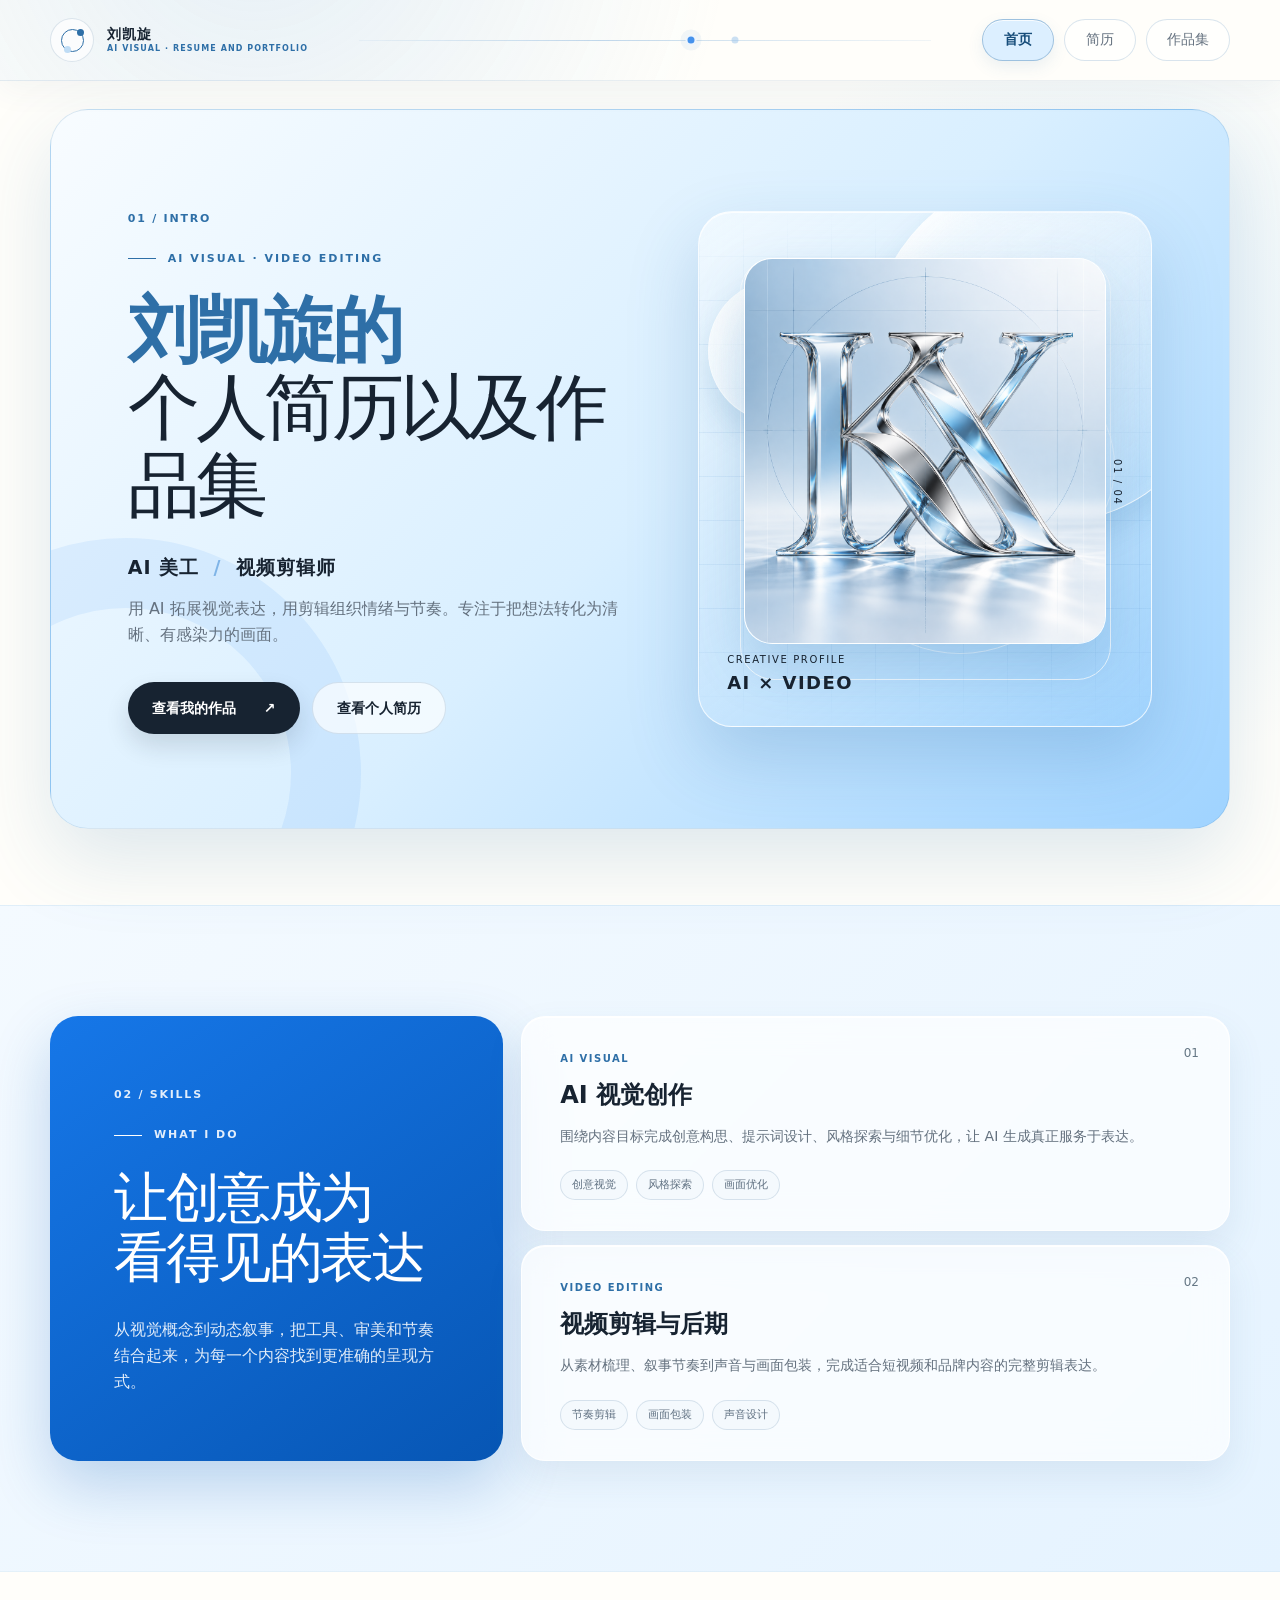
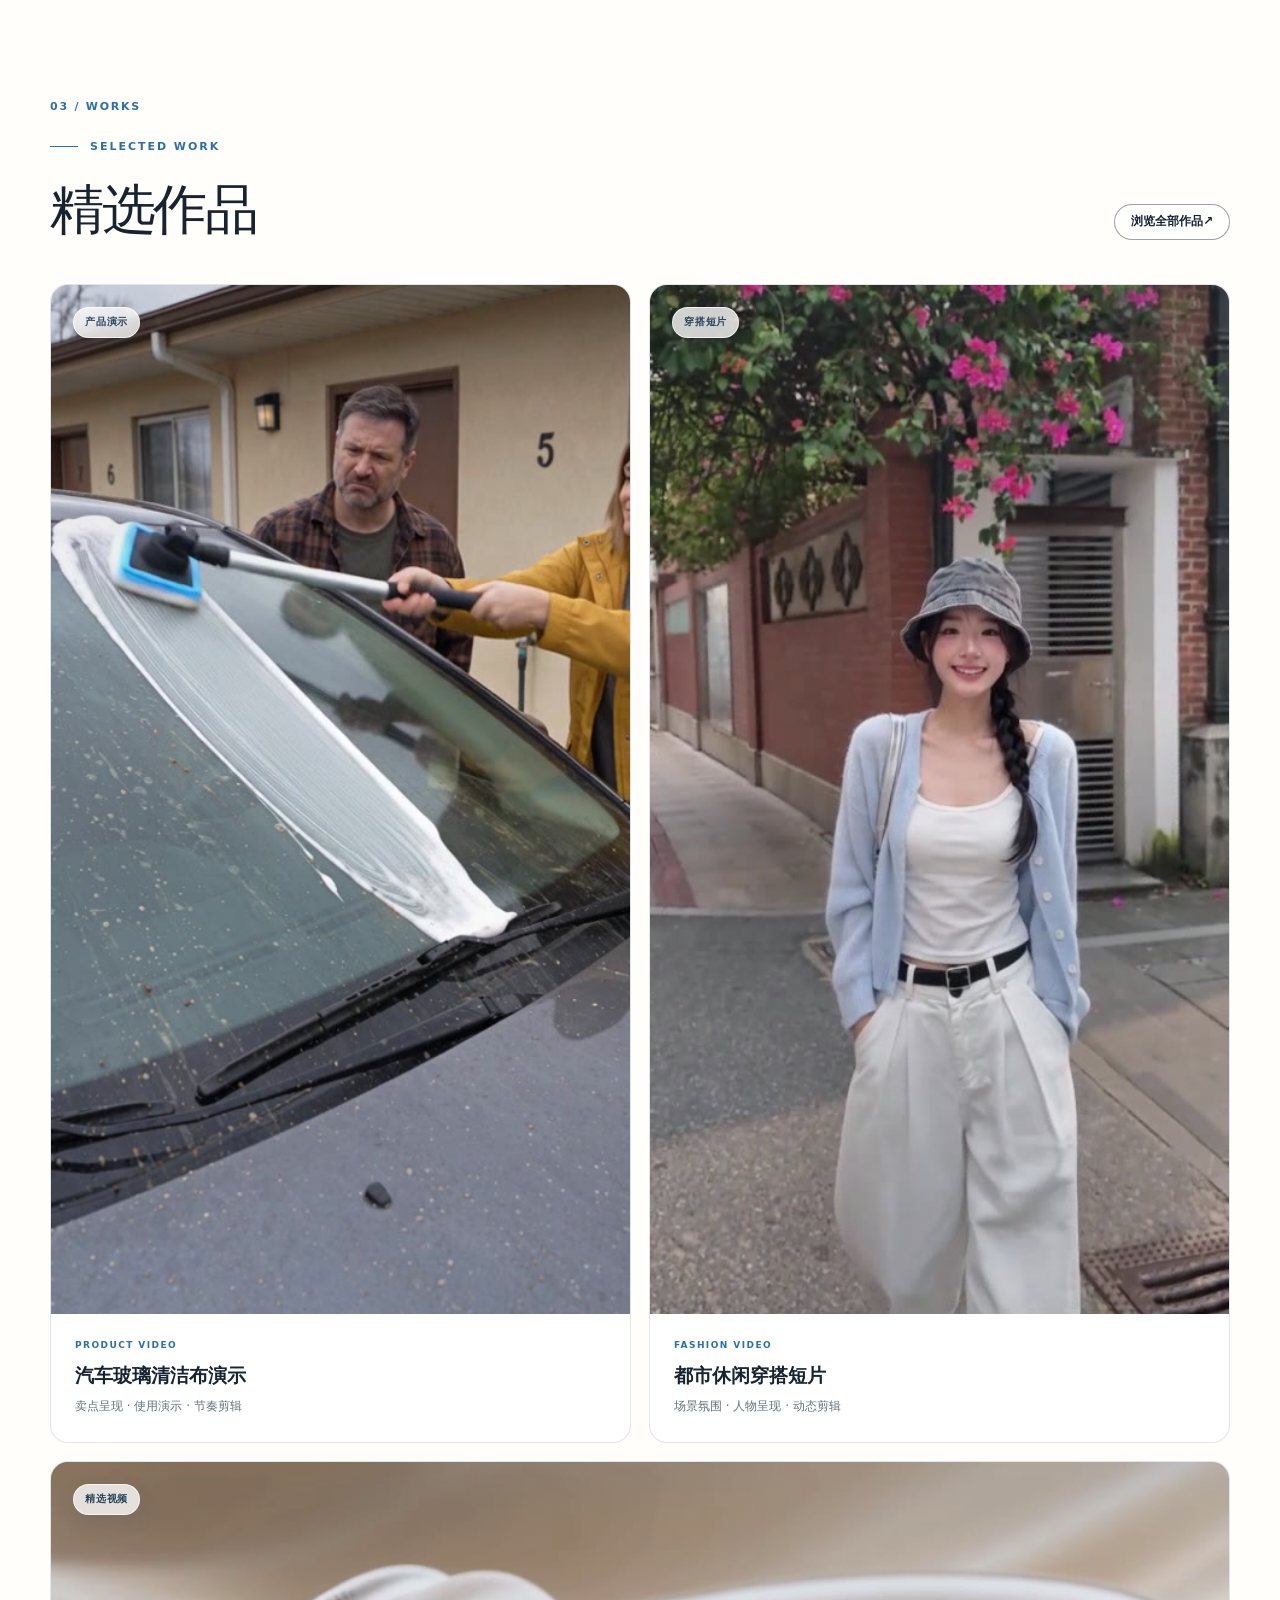
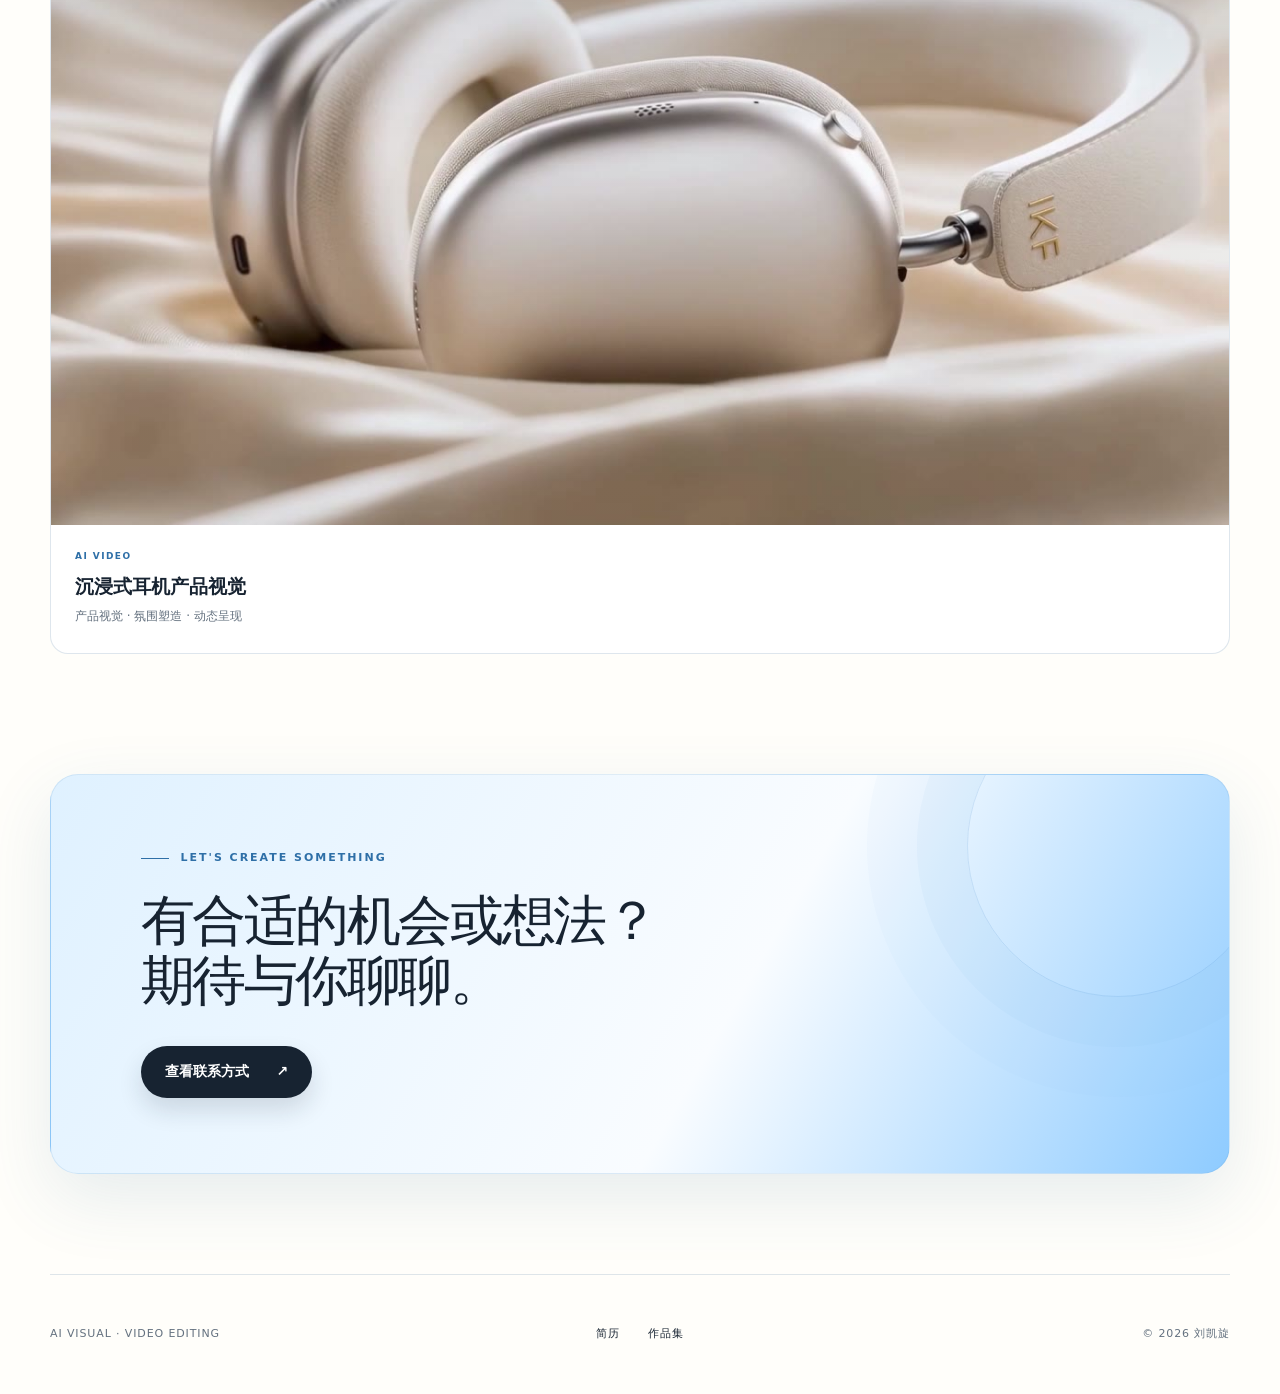
<file: index.html>
<!doctype html>
<html lang="zh-CN">
<head>
  <meta charset="utf-8">
  <meta name="viewport" content="width=device-width, initial-scale=1">
  <meta name="description" content="刘凯旋的 AI 视觉创作与视频剪辑个人简历和作品集。">
  <title>刘凯旋｜AI 美工 · 视频剪辑师</title>
  <link rel="stylesheet" href="styles.css?v=2026101501">
</head>
<body>
  <a class="skip-link" href="#main-content">跳到主要内容</a>

  <header class="site-header">
    <nav class="site-nav" aria-label="主导航">
      <div class="brand-identity">
        <a class="brand-mark" href="index.html" aria-label="返回首页">
          <span class="brand-orbit" aria-hidden="true"></span>
        </a>
        <div class="brand-copy"><strong>刘凯旋</strong><span>AI VISUAL · RESUME AND PORTFOLIO</span></div>
      </div>
      <span class="nav-ornament" aria-hidden="true"></span>
      <button class="menu-toggle" type="button" aria-expanded="false" aria-controls="primary-navigation">
        <span>菜单</span>
        <i aria-hidden="true"></i>
      </button>
      <ul class="nav-links" id="primary-navigation">
        <li><a class="nav-pill" href="index.html" aria-current="page">首页</a></li>
        <li><a class="nav-pill" href="resume.html">简历</a></li>
        <li><a class="nav-pill" href="portfolio.html">作品集</a></li>
      </ul>
    </nav>
  </header>

  <main id="main-content">
    <section class="hero section-shell" id="home" aria-labelledby="hero-title">
      <div class="hero-copy reveal">
        <span class="section-number">01 / INTRO</span>
        <p class="eyebrow"><span></span>AI VISUAL · VIDEO EDITING</p>
        <h1 id="hero-title"><strong>刘凯旋的</strong><br>个人简历以及作品集</h1>
        <p class="hero-role">AI 美工 <span>/</span> 视频剪辑师</p>
        <p class="hero-intro">用 AI 拓展视觉表达，用剪辑组织情绪与节奏。专注于把想法转化为清晰、有感染力的画面。</p>
        <div class="hero-actions">
          <a class="button button-primary" href="portfolio.html">查看我的作品 <span aria-hidden="true">↗</span></a>
          <a class="button button-secondary" href="resume.html">查看个人简历</a>
        </div>
      </div>

      <div class="glass-stage hero-visual reveal" aria-label="个人代表视觉占位">
        <div class="visual-grid" aria-hidden="true"><i></i><i></i><i></i></div>
        <i class="glass-orbit glass-orbit-large" aria-hidden="true"></i>
        <i class="glass-orbit glass-orbit-small" aria-hidden="true"></i>
        <div class="hero-image-frame">
          <img class="monogram-art" src="assets/kx-glass-monogram.png" alt="玻璃金属质感的 KX 个人标识" width="1254" height="1254" decoding="async" fetchpriority="high">
        </div>
        <p class="visual-label"><span>Creative profile</span><strong>AI × VIDEO</strong></p>
        <span class="visual-index">01 / 04</span>
      </div>
    </section>

    <section class="capabilities" id="capabilities" aria-labelledby="capabilities-title">
      <div class="section-shell capabilities-layout">
      <header class="section-heading reveal">
        <span class="section-number">02 / SKILLS</span>
        <p class="eyebrow"><span></span>WHAT I DO</p>
        <h2 id="capabilities-title">让创意成为<br>看得见的表达</h2>
        <p>从视觉概念到动态叙事，把工具、审美和节奏结合起来，为每一个内容找到更准确的呈现方式。</p>
      </header>
      <div class="capability-list reveal">
        <article class="capability-card">
          <span class="card-number">01</span>
          <p class="card-kicker">AI VISUAL</p>
          <h3>AI 视觉创作</h3>
          <p>围绕内容目标完成创意构思、提示词设计、风格探索与细节优化，让 AI 生成真正服务于表达。</p>
          <ul aria-label="AI 视觉创作能力">
            <li>创意视觉</li><li>风格探索</li><li>画面优化</li>
          </ul>
        </article>
        <article class="capability-card">
          <span class="card-number">02</span>
          <p class="card-kicker">VIDEO EDITING</p>
          <h3>视频剪辑与后期</h3>
          <p>从素材梳理、叙事节奏到声音与画面包装，完成适合短视频和品牌内容的完整剪辑表达。</p>
          <ul aria-label="视频剪辑能力">
            <li>节奏剪辑</li><li>画面包装</li><li>声音设计</li>
          </ul>
        </article>
      </div>
      </div>
    </section>

    <section class="featured section-shell" id="featured-work" aria-labelledby="work-title">
      <header class="work-heading reveal">
        <div>
          <span class="section-number">03 / WORKS</span>
          <p class="eyebrow"><span></span>SELECTED WORK</p>
          <h2 id="work-title">精选作品</h2>
        </div>
        <a class="text-link" href="portfolio.html">浏览全部作品 <span aria-hidden="true">↗</span></a>
      </header>
      <div class="bento-grid work-grid reveal">
        <article class="bento-card work-card work-card-portrait work-card-white">
          <a href="portfolio.html" aria-label="查看汽车玻璃清洁布演示详情">
            <div class="work-art"><img src="assets/portfolio/posters/cleaning-cloth.jpg" alt="汽车玻璃清洁布演示视频封面" width="480" height="854" loading="lazy" decoding="async"><span>产品演示</span></div>
            <div class="work-meta"><p>PRODUCT VIDEO</p><h3>汽车玻璃清洁布演示</h3><p>卖点呈现 · 使用演示 · 节奏剪辑</p></div>
          </a>
        </article>
        <article class="bento-card work-card work-card-portrait work-card-dark">
          <a href="portfolio.html" aria-label="查看都市休闲穿搭短片详情">
            <div class="work-art"><img src="assets/portfolio/posters/outfit.jpg" alt="都市休闲穿搭短片视频封面" width="480" height="854" loading="lazy" decoding="async"><span>穿搭短片</span></div>
            <div class="work-meta"><p>FASHION VIDEO</p><h3>都市休闲穿搭短片</h3><p>场景氛围 · 人物呈现 · 动态剪辑</p></div>
          </a>
        </article>
        <article class="bento-card bento-card-featured work-card work-card-landscape work-card-blue">
          <a href="portfolio.html" aria-label="查看沉浸式耳机产品视觉详情">
            <div class="work-art"><img src="assets/portfolio/posters/headphones.jpg" alt="沉浸式耳机产品视觉视频封面" width="1280" height="720" loading="lazy" decoding="async"><span>精选视频</span></div>
            <div class="work-meta"><p>AI VIDEO</p><h3>沉浸式耳机产品视觉</h3><p>产品视觉 · 氛围塑造 · 动态呈现</p></div>
          </a>
        </article>
      </div>
    </section>

    <section class="collaboration section-shell reveal" id="collaboration" aria-labelledby="collaboration-title">
      <p class="eyebrow"><span></span>LET'S CREATE SOMETHING</p>
      <h2 id="collaboration-title">有合适的机会或想法？<br>期待与你聊聊。</h2>
      <a class="button button-primary" href="resume.html#contact">查看联系方式 <span aria-hidden="true">↗</span></a>
    </section>
  </main>

  <footer class="site-footer section-shell">
    <p>AI VISUAL · VIDEO EDITING</p>
    <nav aria-label="页脚导航">
      <a href="resume.html">简历</a>
      <a href="portfolio.html">作品集</a>
    </nav>
    <p>© 2026 刘凯旋</p>
  </footer>
  <script src="script.js"></script>
</body>
</html>
</file>
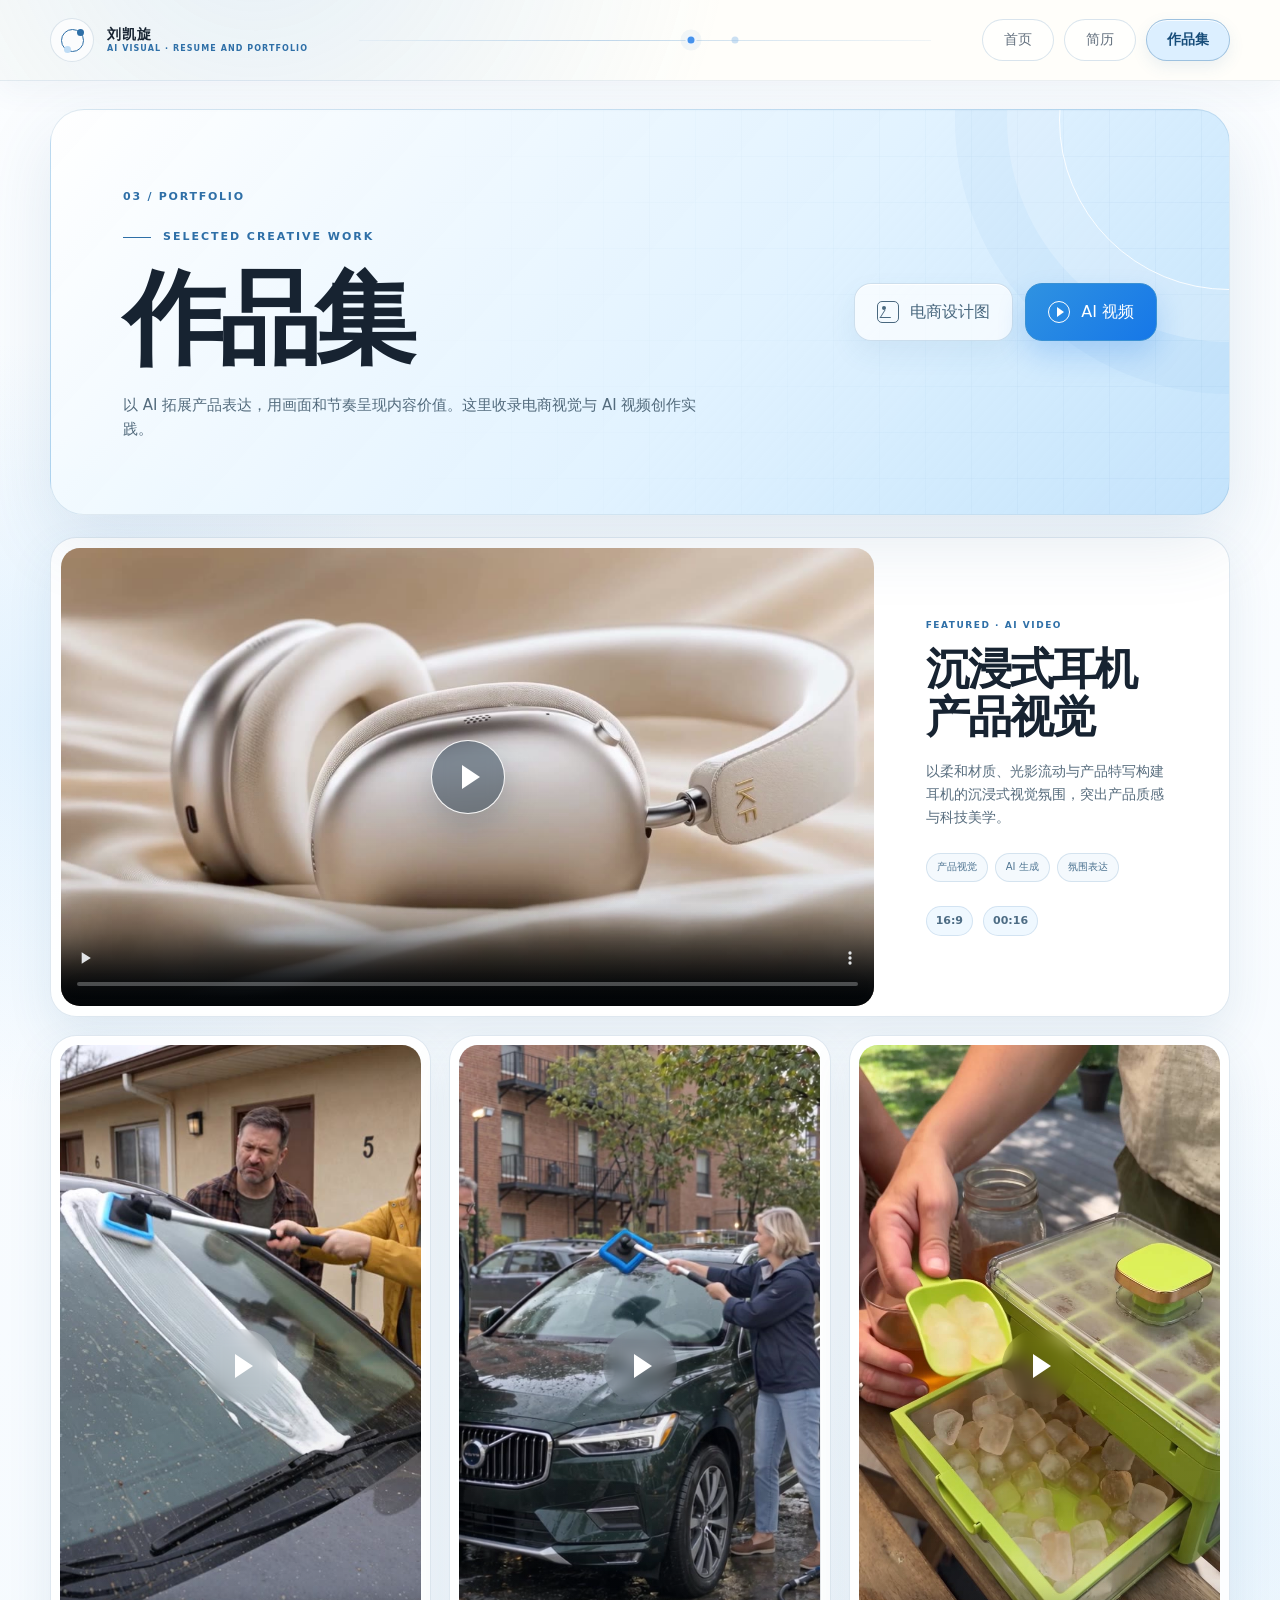
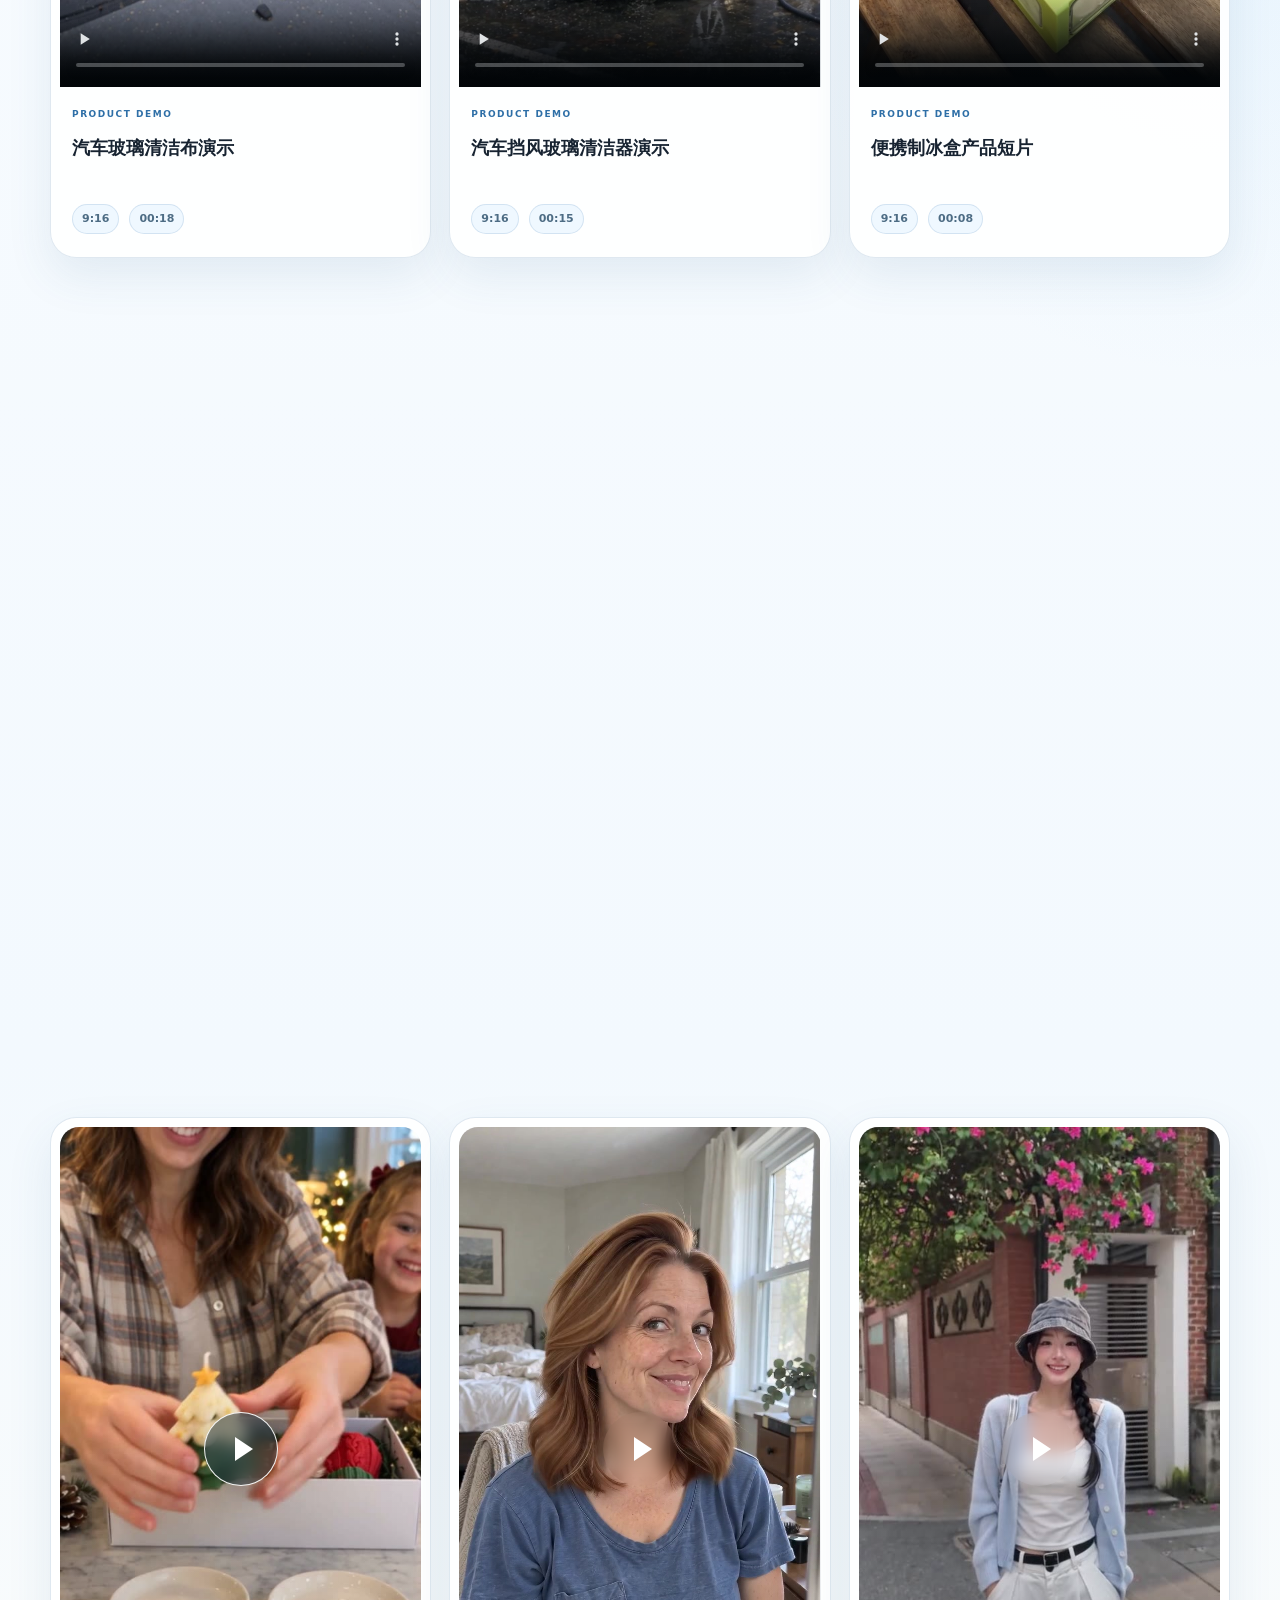
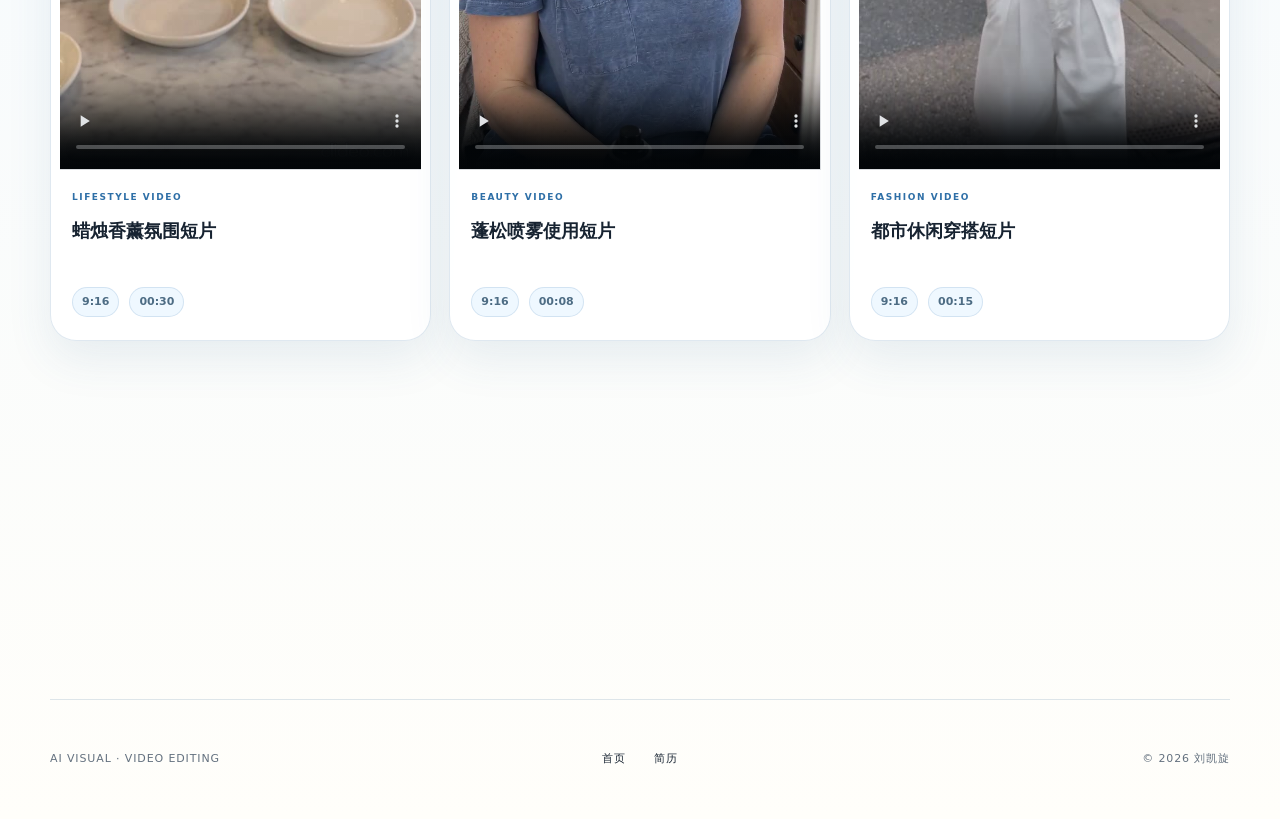
<file: portfolio.html>
<!doctype html>
<html lang="zh-CN">
<head>
  <meta charset="utf-8">
  <meta name="viewport" content="width=device-width, initial-scale=1">
  <meta name="description" content="刘凯旋的电商设计图与 AI 视频作品集。">
  <title>作品集｜刘凯旋 · AI 美工 / 视频剪辑师</title>
  <link rel="stylesheet" href="styles.css?v=2026101501">
</head>
<body class="portfolio-page">
  <a class="skip-link" href="#main-content">跳到主要内容</a>

  <header class="site-header">
    <nav class="site-nav" aria-label="主导航">
      <div class="brand-identity">
        <a class="brand-mark" href="index.html" aria-label="返回首页">
          <span class="brand-orbit" aria-hidden="true"></span>
        </a>
        <div class="brand-copy"><strong>刘凯旋</strong><span>AI VISUAL · RESUME AND PORTFOLIO</span></div>
      </div>
      <span class="nav-ornament" aria-hidden="true"></span>
      <button class="menu-toggle" type="button" aria-expanded="false" aria-controls="primary-navigation">
        <span>菜单</span>
        <i aria-hidden="true"></i>
      </button>
      <ul class="nav-links" id="primary-navigation">
        <li><a class="nav-pill" href="index.html">首页</a></li>
        <li><a class="nav-pill" href="resume.html">简历</a></li>
        <li><a class="nav-pill" href="portfolio.html" aria-current="page">作品集</a></li>
      </ul>
    </nav>
  </header>

  <main id="main-content">
    <section class="portfolio-intro section-shell reveal" id="portfolio-intro" aria-labelledby="portfolio-title">
      <div class="portfolio-intro-copy">
        <span class="section-number">03 / PORTFOLIO</span>
        <p class="eyebrow"><span></span>SELECTED CREATIVE WORK</p>
        <h1 id="portfolio-title">作品集</h1>
        <p>以 AI 拓展产品表达，用画面和节奏呈现内容价值。这里收录电商视觉与 AI 视频创作实践。</p>
      </div>
      <div class="portfolio-tabs" id="portfolio-categories" role="tablist" aria-label="作品分类">
        <button class="portfolio-tab" id="design-tab" type="button" role="tab" tabindex="-1" aria-selected="false" aria-controls="design-projects" data-category="design">
          <span class="portfolio-tab-icon portfolio-tab-icon-image" aria-hidden="true"></span>
          电商设计图
        </button>
        <button class="portfolio-tab is-active" id="video-tab" type="button" role="tab" tabindex="0" aria-selected="true" aria-controls="video-projects" data-category="video">
          <span class="portfolio-tab-icon portfolio-tab-icon-video" aria-hidden="true"></span>
          AI 视频
        </button>
      </div>
      <span class="portfolio-intro-orbit" aria-hidden="true"></span>
    </section>

    <section class="portfolio-projects section-shell">
      <div class="design-gallery" id="design-projects" role="tabpanel" aria-labelledby="design-tab" hidden>
        <figure class="design-card reveal">
          <button class="design-preview-trigger" type="button" aria-label="放大查看咖啡机详情页">
            <img class="design-image" src="assets/portfolio/designs/coffee-machine.webp" alt="咖啡机详情页" width="576" height="1344" loading="lazy" decoding="async">
          </button>
          <figcaption><span>01 · APPLIANCE</span><h2>咖啡机详情页</h2></figcaption>
        </figure>
        <figure class="design-card reveal">
          <button class="design-preview-trigger" type="button" aria-label="放大查看便携风扇详情页">
            <img class="design-image" src="assets/portfolio/designs/portable-fan.webp" alt="便携风扇详情页" width="1000" height="1333" loading="lazy" decoding="async">
          </button>
          <figcaption><span>02 · LIFESTYLE</span><h2>便携风扇详情页</h2></figcaption>
        </figure>
        <figure class="design-card reveal">
          <button class="design-preview-trigger" type="button" aria-label="放大查看云朵沙发详情页">
            <img class="design-image" src="assets/portfolio/designs/cloud-sofa.webp" alt="云朵沙发详情页" width="1000" height="667" loading="lazy" decoding="async">
          </button>
          <figcaption><span>03 · HOME</span><h2>云朵沙发详情页</h2></figcaption>
        </figure>
        <figure class="design-card reveal">
          <button class="design-preview-trigger" type="button" aria-label="放大查看钻石皓洁牙膏详情页">
            <img class="design-image" src="assets/portfolio/designs/toothpaste.webp" alt="钻石皓洁牙膏详情页" width="1000" height="1333" loading="lazy" decoding="async">
          </button>
          <figcaption><span>04 · BEAUTY</span><h2>钻石皓洁牙膏详情页</h2></figcaption>
        </figure>
        <figure class="design-card reveal">
          <button class="design-preview-trigger" type="button" aria-label="放大查看智能电饭煲详情页">
            <img class="design-image" src="assets/portfolio/designs/rice-cooker.webp" alt="智能电饭煲详情页" width="576" height="1344" loading="lazy" decoding="async">
          </button>
          <figcaption><span>05 · APPLIANCE</span><h2>智能电饭煲详情页</h2></figcaption>
        </figure>
        <figure class="design-card reveal">
          <button class="design-preview-trigger" type="button" aria-label="放大查看 Hi-Fi 耳机详情页">
            <img class="design-image" src="assets/portfolio/designs/headphones-design.webp" alt="Hi-Fi 耳机详情页" width="1000" height="667" loading="lazy" decoding="async">
          </button>
          <figcaption><span>06 · DIGITAL</span><h2>Hi-Fi 耳机详情页</h2></figcaption>
        </figure>
        <figure class="design-card reveal">
          <button class="design-preview-trigger" type="button" aria-label="放大查看防晒帽详情页">
            <img class="design-image" src="assets/portfolio/designs/sun-hat.webp" alt="防晒帽详情页" width="768" height="1024" loading="lazy" decoding="async">
          </button>
          <figcaption><span>07 · OUTDOOR</span><h2>防晒帽详情页</h2></figcaption>
        </figure>
        <figure class="design-card reveal">
          <button class="design-preview-trigger" type="button" aria-label="放大查看冰感防晒衣详情页">
            <img class="design-image" src="assets/portfolio/designs/sun-protective-clothing.webp" alt="冰感防晒衣详情页" width="1000" height="1333" loading="lazy" decoding="async">
          </button>
          <figcaption><span>08 · OUTDOOR</span><h2>冰感防晒衣详情页</h2></figcaption>
        </figure>
      </div>

      <div class="portfolio-video-panel" id="video-projects" role="tabpanel" aria-labelledby="video-tab">
        <article class="portfolio-featured portfolio-card reveal" id="featured-video">
          <div class="portfolio-media portfolio-media-landscape">
            <video class="portfolio-video" controls preload="none" playsinline poster="assets/portfolio/posters/headphones.jpg" aria-label="播放沉浸式耳机产品视觉">
              <source src="assets/portfolio/videos/headphones.mp4" type="video/mp4">
              当前浏览器不支持视频播放。
            </video>
            <button class="portfolio-play" type="button" aria-label="播放沉浸式耳机产品视觉"><span aria-hidden="true"></span></button>
          </div>
          <div class="portfolio-featured-copy">
            <p class="portfolio-kicker">FEATURED · AI VIDEO</p>
            <h2>沉浸式耳机产品视觉</h2>
            <p>以柔和材质、光影流动与产品特写构建耳机的沉浸式视觉氛围，突出产品质感与科技美学。</p>
            <ul class="portfolio-tags" aria-label="项目标签">
              <li>产品视觉</li><li>AI 生成</li><li>氛围表达</li>
            </ul>
            <div class="portfolio-meta"><span>16:9</span><time datetime="PT16S">00:16</time></div>
          </div>
        </article>

        <div class="portfolio-portrait-grid" id="portrait-videos">
          <article class="portfolio-card portfolio-portrait-card reveal">
            <div class="portfolio-media portfolio-media-portrait">
              <video class="portfolio-video" controls preload="none" playsinline poster="assets/portfolio/posters/cleaning-cloth.jpg" aria-label="播放汽车玻璃清洁布演示">
                <source src="assets/portfolio/videos/cleaning-cloth.mp4" type="video/mp4">
                当前浏览器不支持视频播放。
              </video>
              <button class="portfolio-play" type="button" aria-label="播放汽车玻璃清洁布演示"><span aria-hidden="true"></span></button>
            </div>
            <div class="portfolio-card-copy">
              <p class="portfolio-kicker">PRODUCT DEMO</p>
              <h2>汽车玻璃清洁布演示</h2>
              <div class="portfolio-meta"><span>9:16</span><time datetime="PT18S">00:18</time></div>
            </div>
          </article>

          <article class="portfolio-card portfolio-portrait-card reveal">
            <div class="portfolio-media portfolio-media-portrait">
              <video class="portfolio-video" controls preload="none" playsinline poster="assets/portfolio/posters/windshield-cleaner.jpg" aria-label="播放汽车挡风玻璃清洁器演示">
                <source src="assets/portfolio/videos/windshield-cleaner.mp4" type="video/mp4">
                当前浏览器不支持视频播放。
              </video>
              <button class="portfolio-play" type="button" aria-label="播放汽车挡风玻璃清洁器演示"><span aria-hidden="true"></span></button>
            </div>
            <div class="portfolio-card-copy">
              <p class="portfolio-kicker">PRODUCT DEMO</p>
              <h2>汽车挡风玻璃清洁器演示</h2>
              <div class="portfolio-meta"><span>9:16</span><time datetime="PT15S">00:15</time></div>
            </div>
          </article>

          <article class="portfolio-card portfolio-portrait-card reveal">
            <div class="portfolio-media portfolio-media-portrait">
              <video class="portfolio-video" controls preload="none" playsinline poster="assets/portfolio/posters/ice-tray.jpg" aria-label="播放便携制冰盒产品短片">
                <source src="assets/portfolio/videos/ice-tray.mp4" type="video/mp4">
                当前浏览器不支持视频播放。
              </video>
              <button class="portfolio-play" type="button" aria-label="播放便携制冰盒产品短片"><span aria-hidden="true"></span></button>
            </div>
            <div class="portfolio-card-copy">
              <p class="portfolio-kicker">PRODUCT DEMO</p>
              <h2>便携制冰盒产品短片</h2>
              <div class="portfolio-meta"><span>9:16</span><time datetime="PT8S">00:08</time></div>
            </div>
          </article>

          <article class="portfolio-card portfolio-portrait-card reveal">
            <div class="portfolio-media portfolio-media-portrait">
              <video class="portfolio-video" controls preload="none" playsinline poster="assets/portfolio/posters/toy-blocks.jpg" aria-label="播放玩具积木创意短片">
                <source src="assets/portfolio/videos/toy-blocks.mp4" type="video/mp4">
                当前浏览器不支持视频播放。
              </video>
              <button class="portfolio-play" type="button" aria-label="播放玩具积木创意短片"><span aria-hidden="true"></span></button>
            </div>
            <div class="portfolio-card-copy">
              <p class="portfolio-kicker">PRODUCT VIDEO</p>
              <h2>玩具积木创意短片</h2>
              <div class="portfolio-meta"><span>9:16</span><time datetime="PT19S">00:19</time></div>
            </div>
          </article>

          <article class="portfolio-card portfolio-portrait-card reveal">
            <div class="portfolio-media portfolio-media-portrait">
              <video class="portfolio-video" controls preload="none" playsinline poster="assets/portfolio/posters/storage-box.jpg" aria-label="播放帽子收纳盒场景展示">
                <source src="assets/portfolio/videos/storage-box.mp4" type="video/mp4">
                当前浏览器不支持视频播放。
              </video>
              <button class="portfolio-play" type="button" aria-label="播放帽子收纳盒场景展示"><span aria-hidden="true"></span></button>
            </div>
            <div class="portfolio-card-copy">
              <p class="portfolio-kicker">ECOMMERCE VIDEO</p>
              <h2>帽子收纳盒场景展示</h2>
              <div class="portfolio-meta"><span>9:16</span><time datetime="PT15S">00:15</time></div>
            </div>
          </article>

          <article class="portfolio-card portfolio-portrait-card reveal">
            <div class="portfolio-media portfolio-media-portrait">
              <video class="portfolio-video" controls preload="none" playsinline poster="assets/portfolio/posters/storage-bag.jpg" aria-label="播放真空收纳袋场景短片">
                <source src="assets/portfolio/videos/storage-bag.mp4" type="video/mp4">
                当前浏览器不支持视频播放。
              </video>
              <button class="portfolio-play" type="button" aria-label="播放真空收纳袋场景短片"><span aria-hidden="true"></span></button>
            </div>
            <div class="portfolio-card-copy">
              <p class="portfolio-kicker">HOME STORAGE</p>
              <h2>真空收纳袋场景短片</h2>
              <div class="portfolio-meta"><span>9:16</span><time datetime="PT15S">00:15</time></div>
            </div>
          </article>

          <article class="portfolio-card portfolio-portrait-card reveal">
            <div class="portfolio-media portfolio-media-portrait">
              <video class="portfolio-video" controls preload="none" playsinline poster="assets/portfolio/posters/scented-candle.jpg" aria-label="播放蜡烛香薰氛围短片">
                <source src="assets/portfolio/videos/scented-candle.mp4" type="video/mp4">
                当前浏览器不支持视频播放。
              </video>
              <button class="portfolio-play" type="button" aria-label="播放蜡烛香薰氛围短片"><span aria-hidden="true"></span></button>
            </div>
            <div class="portfolio-card-copy">
              <p class="portfolio-kicker">LIFESTYLE VIDEO</p>
              <h2>蜡烛香薰氛围短片</h2>
              <div class="portfolio-meta"><span>9:16</span><time datetime="PT30S">00:30</time></div>
            </div>
          </article>

          <article class="portfolio-card portfolio-portrait-card reveal">
            <div class="portfolio-media portfolio-media-portrait">
              <video class="portfolio-video" controls preload="none" playsinline poster="assets/portfolio/posters/fluffy-spray.jpg" aria-label="播放蓬松喷雾使用短片">
                <source src="assets/portfolio/videos/fluffy-spray.mp4" type="video/mp4">
                当前浏览器不支持视频播放。
              </video>
              <button class="portfolio-play" type="button" aria-label="播放蓬松喷雾使用短片"><span aria-hidden="true"></span></button>
            </div>
            <div class="portfolio-card-copy">
              <p class="portfolio-kicker">BEAUTY VIDEO</p>
              <h2>蓬松喷雾使用短片</h2>
              <div class="portfolio-meta"><span>9:16</span><time datetime="PT8S">00:08</time></div>
            </div>
          </article>

          <article class="portfolio-card portfolio-portrait-card reveal">
            <div class="portfolio-media portfolio-media-portrait">
              <video class="portfolio-video" controls preload="none" playsinline poster="assets/portfolio/posters/outfit.jpg" aria-label="播放都市休闲穿搭短片">
                <source src="assets/portfolio/videos/outfit.mp4" type="video/mp4">
                当前浏览器不支持视频播放。
              </video>
              <button class="portfolio-play" type="button" aria-label="播放都市休闲穿搭短片"><span aria-hidden="true"></span></button>
            </div>
            <div class="portfolio-card-copy">
              <p class="portfolio-kicker">FASHION VIDEO</p>
              <h2>都市休闲穿搭短片</h2>
              <div class="portfolio-meta"><span>9:16</span><time datetime="PT15S">00:15</time></div>
            </div>
          </article>
        </div>
      </div>
    </section>

    <section class="portfolio-closing section-shell reveal" aria-label="作品集说明">
      <span aria-hidden="true"></span>
      <p>持续创作，持续更新。更多电商视觉与 AI 视频作品将陆续加入。</p>
    </section>
  </main>

  <dialog class="image-lightbox" aria-label="电商设计图大图预览">
    <div class="image-lightbox-content">
      <button class="image-lightbox-close" type="button" aria-label="关闭图片预览"><span aria-hidden="true">×</span></button>
      <img class="image-lightbox-image" alt="">
    </div>
  </dialog>

  <footer class="site-footer section-shell">
    <p>AI VISUAL · VIDEO EDITING</p>
    <nav aria-label="页脚导航">
      <a href="index.html">首页</a>
      <a href="resume.html">简历</a>
    </nav>
    <p>© 2026 刘凯旋</p>
  </footer>
  <script src="script.js?v=2026100902"></script>
</body>
</html>
</file>
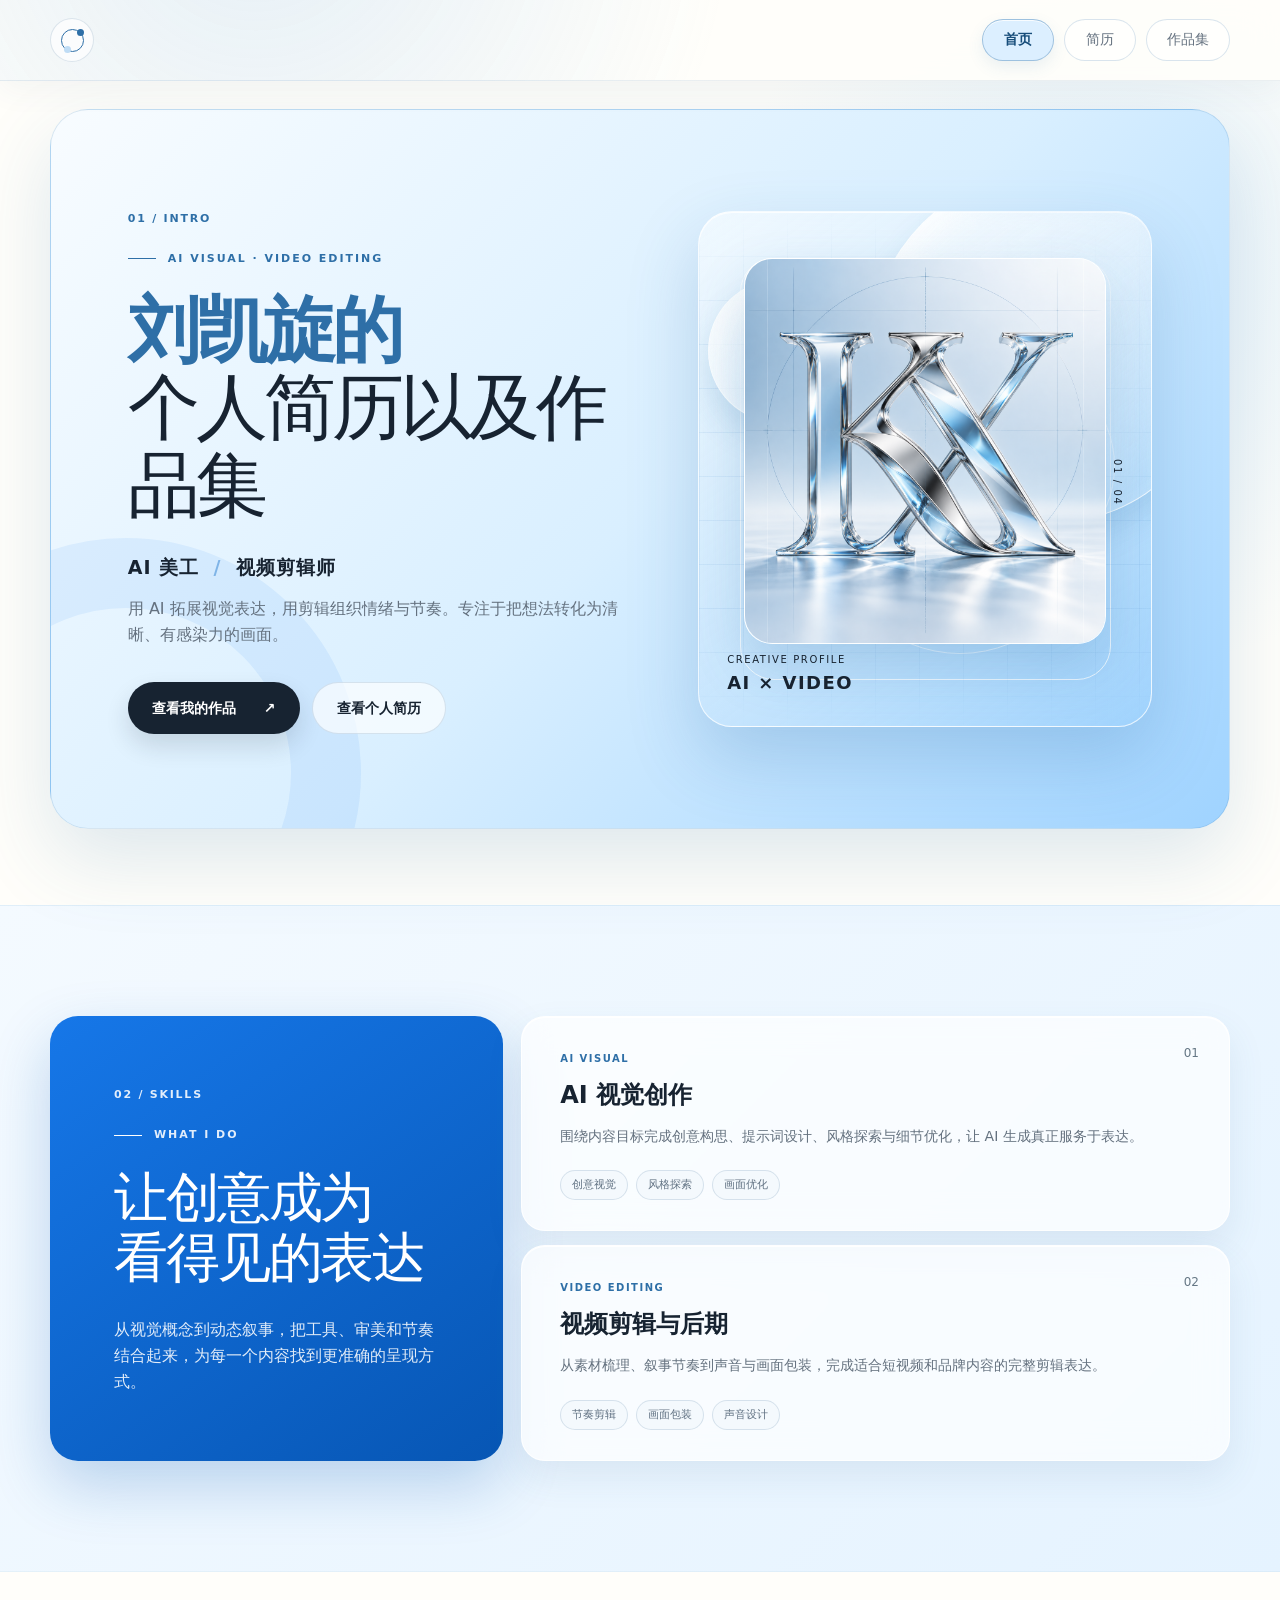
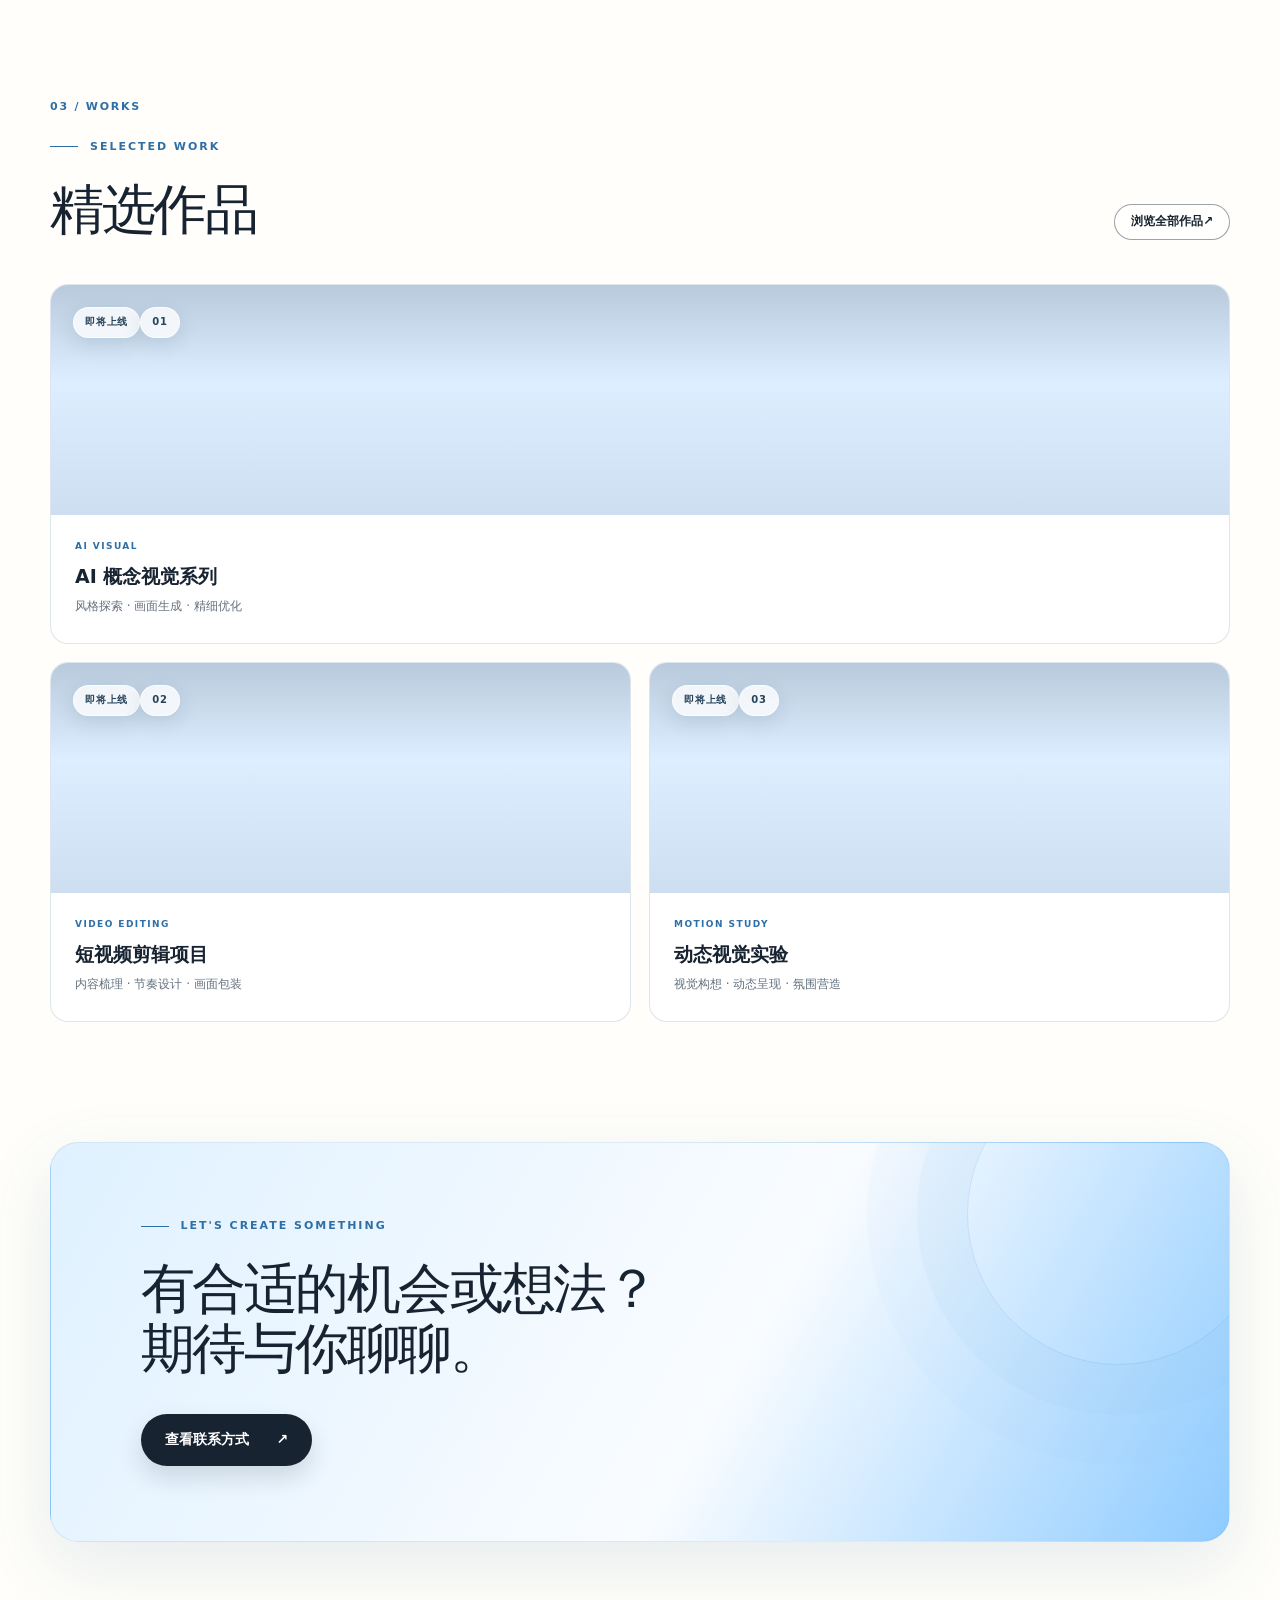
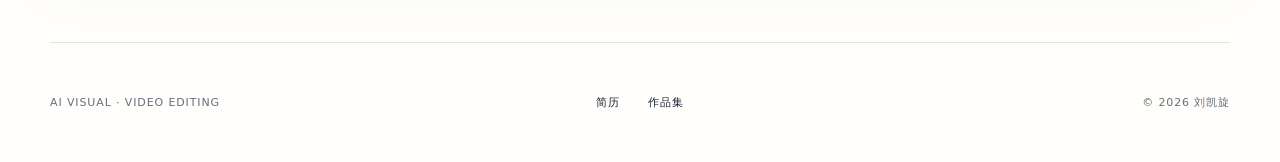
<file: release-3d1a711.html>
<!doctype html>
<html lang="zh-CN">
<head>
  <meta charset="utf-8">
  <meta name="viewport" content="width=device-width, initial-scale=1">
  <meta name="description" content="刘凯旋的 AI 视觉创作与视频剪辑个人简历和作品集。">
  <title>刘凯旋｜AI 美工 · 视频剪辑师</title>
  <link rel="stylesheet" href="styles.css">
</head>
<body>
  <a class="skip-link" href="#main-content">跳到主要内容</a>

  <header class="site-header">
    <nav class="site-nav" aria-label="主导航">
      <a class="brand-mark" href="index.html" aria-label="返回首页">
        <span class="brand-orbit" aria-hidden="true"></span>
      </a>
      <button class="menu-toggle" type="button" aria-expanded="false" aria-controls="primary-navigation">
        <span>菜单</span>
        <i aria-hidden="true"></i>
      </button>
      <ul class="nav-links" id="primary-navigation">
        <li><a class="nav-pill" href="index.html" aria-current="page">首页</a></li>
        <li><a class="nav-pill" href="resume.html">简历</a></li>
        <li><a class="nav-pill" href="portfolio.html">作品集</a></li>
      </ul>
    </nav>
  </header>

  <main id="main-content">
    <section class="hero section-shell" id="home" aria-labelledby="hero-title">
      <div class="hero-copy reveal">
        <span class="section-number">01 / INTRO</span>
        <p class="eyebrow"><span></span>AI VISUAL · VIDEO EDITING</p>
        <h1 id="hero-title"><strong>刘凯旋的</strong><br>个人简历以及作品集</h1>
        <p class="hero-role">AI 美工 <span>/</span> 视频剪辑师</p>
        <p class="hero-intro">用 AI 拓展视觉表达，用剪辑组织情绪与节奏。专注于把想法转化为清晰、有感染力的画面。</p>
        <div class="hero-actions">
          <a class="button button-primary" href="portfolio.html">查看我的作品 <span aria-hidden="true">↗</span></a>
          <a class="button button-secondary" href="resume.html">查看个人简历</a>
        </div>
      </div>

      <div class="glass-stage hero-visual reveal" aria-label="个人代表视觉占位">
        <div class="visual-grid" aria-hidden="true"><i></i><i></i><i></i></div>
        <i class="glass-orbit glass-orbit-large" aria-hidden="true"></i>
        <i class="glass-orbit glass-orbit-small" aria-hidden="true"></i>
        <div class="hero-image-frame">
          <img class="monogram-art" src="assets/kx-glass-monogram.png" alt="玻璃金属质感的 KX 个人标识">
        </div>
        <p class="visual-label"><span>Creative profile</span><strong>AI × VIDEO</strong></p>
        <span class="visual-index">01 / 04</span>
      </div>
    </section>

    <section class="capabilities" id="capabilities" aria-labelledby="capabilities-title">
      <div class="section-shell capabilities-layout">
      <header class="section-heading reveal">
        <span class="section-number">02 / SKILLS</span>
        <p class="eyebrow"><span></span>WHAT I DO</p>
        <h2 id="capabilities-title">让创意成为<br>看得见的表达</h2>
        <p>从视觉概念到动态叙事，把工具、审美和节奏结合起来，为每一个内容找到更准确的呈现方式。</p>
      </header>
      <div class="capability-list reveal">
        <article class="capability-card">
          <span class="card-number">01</span>
          <p class="card-kicker">AI VISUAL</p>
          <h3>AI 视觉创作</h3>
          <p>围绕内容目标完成创意构思、提示词设计、风格探索与细节优化，让 AI 生成真正服务于表达。</p>
          <ul aria-label="AI 视觉创作能力">
            <li>创意视觉</li><li>风格探索</li><li>画面优化</li>
          </ul>
        </article>
        <article class="capability-card">
          <span class="card-number">02</span>
          <p class="card-kicker">VIDEO EDITING</p>
          <h3>视频剪辑与后期</h3>
          <p>从素材梳理、叙事节奏到声音与画面包装，完成适合短视频和品牌内容的完整剪辑表达。</p>
          <ul aria-label="视频剪辑能力">
            <li>节奏剪辑</li><li>画面包装</li><li>声音设计</li>
          </ul>
        </article>
      </div>
      </div>
    </section>

    <section class="featured section-shell" id="featured-work" aria-labelledby="work-title">
      <header class="work-heading reveal">
        <div>
          <span class="section-number">03 / WORKS</span>
          <p class="eyebrow"><span></span>SELECTED WORK</p>
          <h2 id="work-title">精选作品</h2>
        </div>
        <a class="text-link" href="portfolio.html">浏览全部作品 <span aria-hidden="true">↗</span></a>
      </header>
      <div class="bento-grid work-grid reveal">
        <article class="bento-card bento-card-featured work-card work-card-blue">
          <a href="portfolio.html" aria-label="查看 AI 概念视觉系列详情">
            <div class="work-art"><span>即将上线</span><span aria-hidden="true">01</span><i aria-hidden="true"></i></div>
            <div class="work-meta"><p>AI VISUAL</p><h3>AI 概念视觉系列</h3><p>风格探索 · 画面生成 · 精细优化</p></div>
          </a>
        </article>
        <article class="bento-card work-card work-card-white">
          <a href="portfolio.html" aria-label="查看短视频剪辑项目详情">
            <div class="work-art"><span>即将上线</span><span aria-hidden="true">02</span><i aria-hidden="true"></i></div>
            <div class="work-meta"><p>VIDEO EDITING</p><h3>短视频剪辑项目</h3><p>内容梳理 · 节奏设计 · 画面包装</p></div>
          </a>
        </article>
        <article class="bento-card work-card work-card-dark">
          <a href="portfolio.html" aria-label="查看动态视觉实验详情">
            <div class="work-art"><span>即将上线</span><span aria-hidden="true">03</span><i aria-hidden="true"></i></div>
            <div class="work-meta"><p>MOTION STUDY</p><h3>动态视觉实验</h3><p>视觉构想 · 动态呈现 · 氛围营造</p></div>
          </a>
        </article>
      </div>
    </section>

    <section class="collaboration section-shell reveal" id="collaboration" aria-labelledby="collaboration-title">
      <p class="eyebrow"><span></span>LET'S CREATE SOMETHING</p>
      <h2 id="collaboration-title">有合适的机会或想法？<br>期待与你聊聊。</h2>
      <a class="button button-primary" href="resume.html#contact">查看联系方式 <span aria-hidden="true">↗</span></a>
    </section>
  </main>

  <footer class="site-footer section-shell">
    <p>AI VISUAL · VIDEO EDITING</p>
    <nav aria-label="页脚导航">
      <a href="resume.html">简历</a>
      <a href="portfolio.html">作品集</a>
    </nav>
    <p>© 2026 刘凯旋</p>
  </footer>
  <script src="script.js"></script>
</body>
</html>
</file>
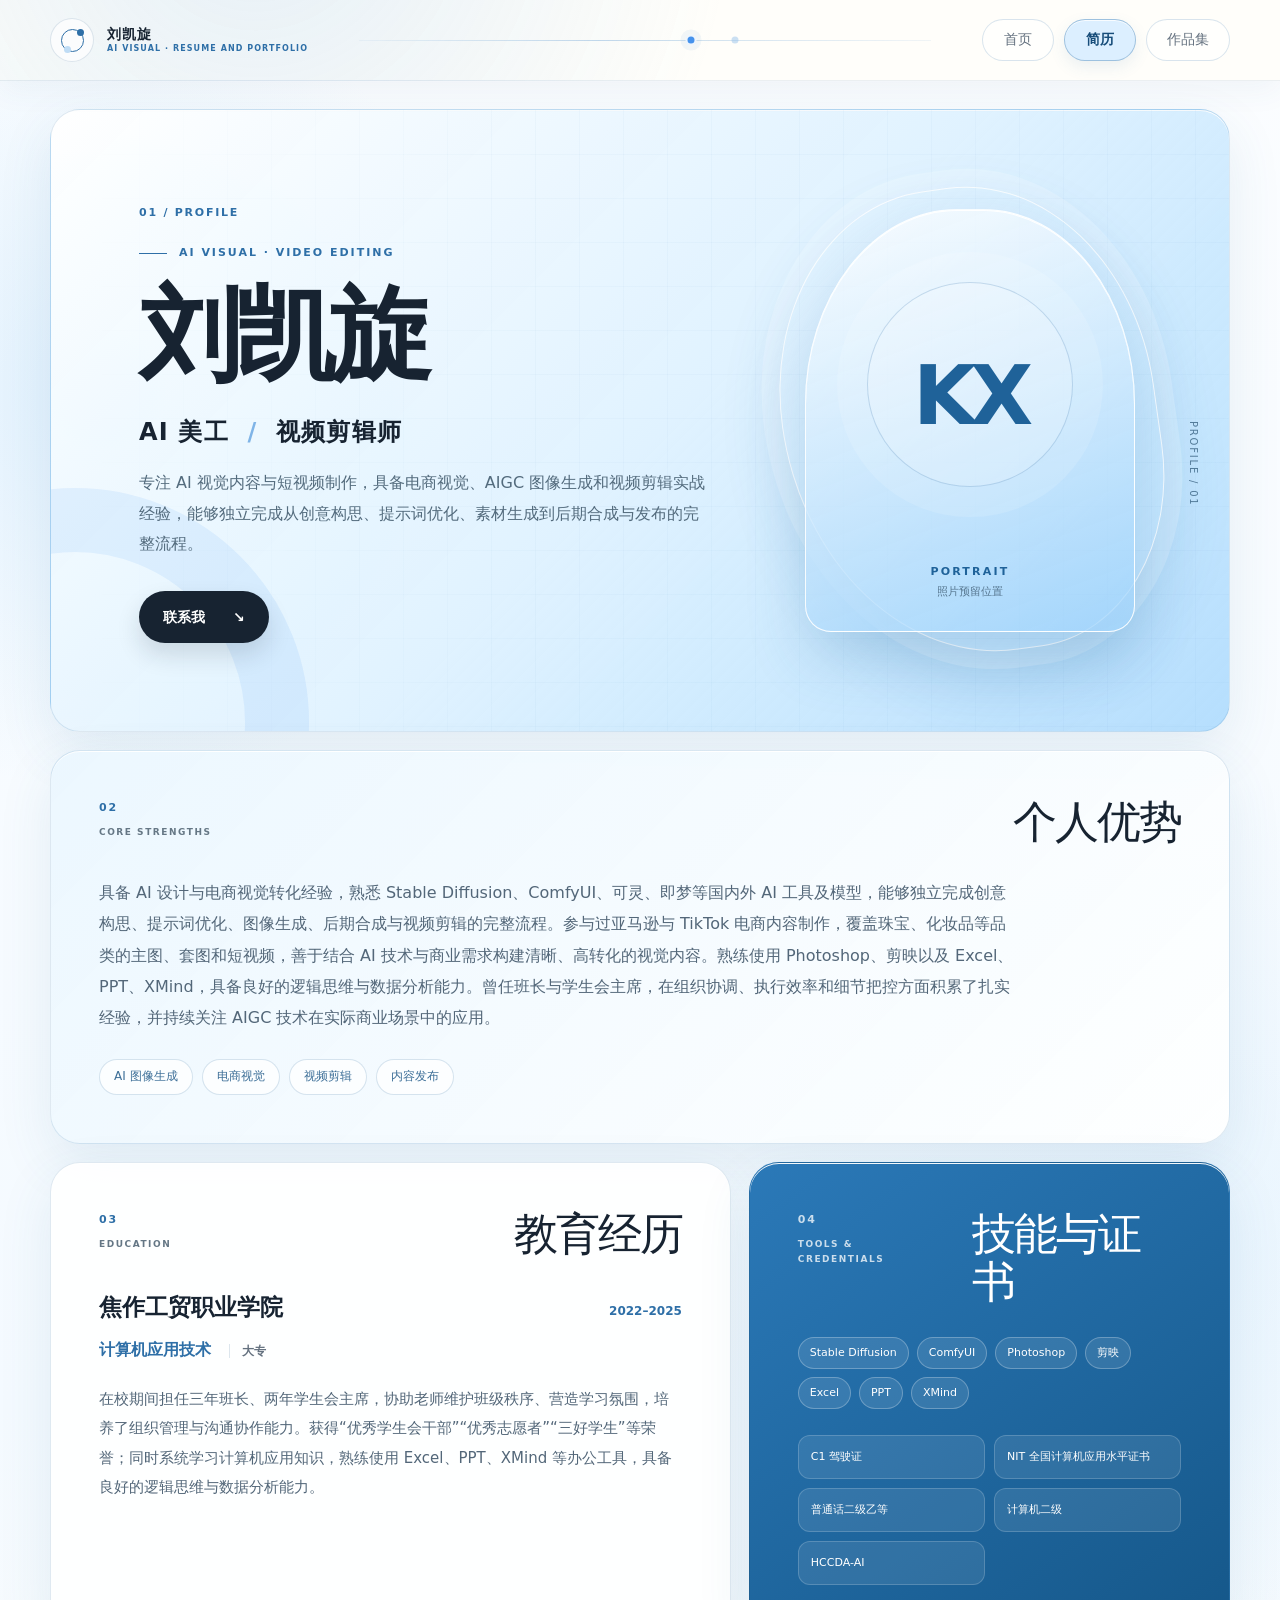
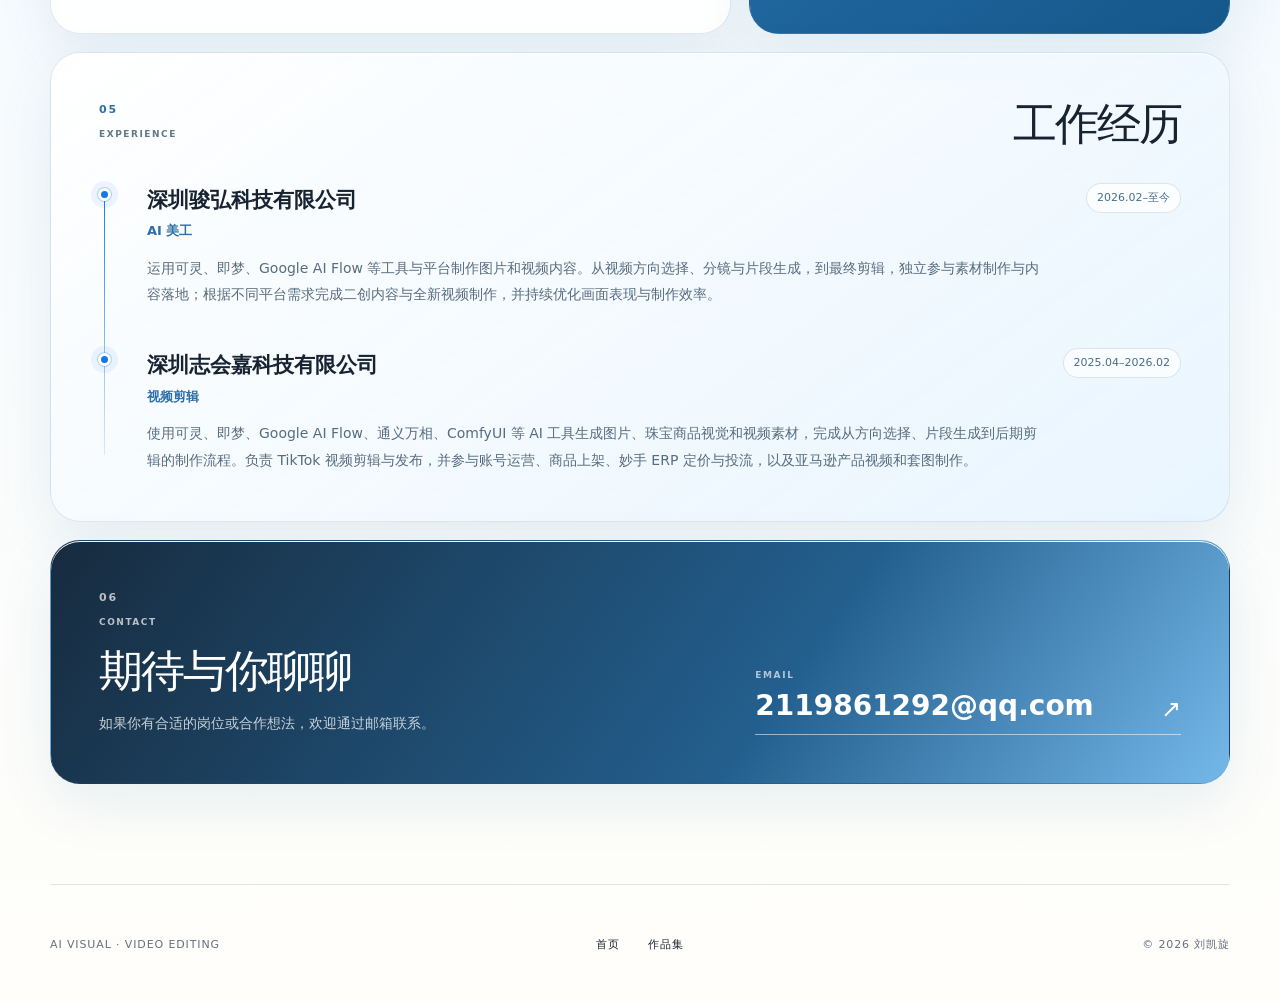
<file: resume.html>
<!doctype html>
<html lang="zh-CN">
<head>
  <meta charset="utf-8">
  <meta name="viewport" content="width=device-width, initial-scale=1">
  <meta name="description" content="刘凯旋的 AI 美工与视频剪辑个人简历。">
  <title>个人简历｜刘凯旋 · AI 美工 / 视频剪辑师</title>
  <link rel="stylesheet" href="styles.css?v=2026101501">
</head>
<body class="resume-page">
  <a class="skip-link" href="#main-content">跳到主要内容</a>

  <header class="site-header">
    <nav class="site-nav" aria-label="主导航">
      <div class="brand-identity">
        <a class="brand-mark" href="index.html" aria-label="返回首页">
          <span class="brand-orbit" aria-hidden="true"></span>
        </a>
        <div class="brand-copy"><strong>刘凯旋</strong><span>AI VISUAL · RESUME AND PORTFOLIO</span></div>
      </div>
      <span class="nav-ornament" aria-hidden="true"></span>
      <button class="menu-toggle" type="button" aria-expanded="false" aria-controls="primary-navigation">
        <span>菜单</span>
        <i aria-hidden="true"></i>
      </button>
      <ul class="nav-links" id="primary-navigation">
        <li><a class="nav-pill" href="index.html">首页</a></li>
        <li><a class="nav-pill" href="resume.html" aria-current="page">简历</a></li>
        <li><a class="nav-pill" href="portfolio.html">作品集</a></li>
      </ul>
    </nav>
  </header>

  <main class="resume-main section-shell" id="main-content">
    <section class="resume-intro resume-card reveal" id="resume-intro" aria-labelledby="resume-title">
      <div class="resume-intro-copy">
        <span class="section-number">01 / PROFILE</span>
        <p class="eyebrow"><span></span>AI VISUAL · VIDEO EDITING</p>
        <h1 id="resume-title">刘凯旋</h1>
        <p class="resume-role">AI 美工 <span>/</span> 视频剪辑师</p>
        <p class="resume-lead">专注 AI 视觉内容与短视频制作，具备电商视觉、AIGC 图像生成和视频剪辑实战经验，能够独立完成从创意构思、提示词优化、素材生成到后期合成与发布的完整流程。</p>
        <a class="button button-primary" href="#contact">联系我 <span aria-hidden="true">↘</span></a>
      </div>
      <div class="resume-portrait-wrap">
        <span class="resume-portrait-orbit" aria-hidden="true"></span>
        <div class="resume-portrait-placeholder" role="img" aria-label="个人照片预留位置">
          <span aria-hidden="true">KX</span>
          <p>PORTRAIT</p>
          <small>照片预留位置</small>
        </div>
      </div>
      <span class="resume-intro-index" aria-hidden="true">PROFILE / 01</span>
    </section>

    <div class="resume-grid">
      <section class="resume-card resume-strengths reveal" id="strengths" aria-labelledby="strengths-title">
        <header class="resume-card-heading">
          <div>
            <span class="resume-card-number">02</span>
            <p class="resume-kicker">CORE STRENGTHS</p>
          </div>
          <h2 id="strengths-title">个人优势</h2>
        </header>
        <p class="resume-body-copy">具备 AI 设计与电商视觉转化经验，熟悉 Stable Diffusion、ComfyUI、可灵、即梦等国内外 AI 工具及模型，能够独立完成创意构思、提示词优化、图像生成、后期合成与视频剪辑的完整流程。参与过亚马逊与 TikTok 电商内容制作，覆盖珠宝、化妆品等品类的主图、套图和短视频，善于结合 AI 技术与商业需求构建清晰、高转化的视觉内容。熟练使用 Photoshop、剪映以及 Excel、PPT、XMind，具备良好的逻辑思维与数据分析能力。曾任班长与学生会主席，在组织协调、执行效率和细节把控方面积累了扎实经验，并持续关注 AIGC 技术在实际商业场景中的应用。</p>
        <ul class="resume-skill-list" aria-label="核心技能">
          <li>AI 图像生成</li>
          <li>电商视觉</li>
          <li>视频剪辑</li>
          <li>内容发布</li>
        </ul>
      </section>

      <section class="resume-card resume-education reveal" id="education" aria-labelledby="education-title">
        <header class="resume-card-heading">
          <div>
            <span class="resume-card-number">03</span>
            <p class="resume-kicker">EDUCATION</p>
          </div>
          <h2 id="education-title">教育经历</h2>
        </header>
        <div class="resume-education-meta">
          <h3>焦作工贸职业学院</h3>
          <time datetime="2022/2025">2022–2025</time>
        </div>
        <p class="resume-major">计算机应用技术 <span>大专</span></p>
        <p class="resume-body-copy">在校期间担任三年班长、两年学生会主席，协助老师维护班级秩序、营造学习氛围，培养了组织管理与沟通协作能力。获得“优秀学生会干部”“优秀志愿者”“三好学生”等荣誉；同时系统学习计算机应用知识，熟练使用 Excel、PPT、XMind 等办公工具，具备良好的逻辑思维与数据分析能力。</p>
      </section>

      <section class="resume-card resume-credentials reveal" id="credentials" aria-labelledby="credentials-title">
        <header class="resume-card-heading">
          <div>
            <span class="resume-card-number">04</span>
            <p class="resume-kicker">TOOLS &amp; CREDENTIALS</p>
          </div>
          <h2 id="credentials-title">技能与证书</h2>
        </header>
        <div class="resume-tool-row" aria-label="专业技能">
          <span>Stable Diffusion</span><span>ComfyUI</span><span>Photoshop</span><span>剪映</span><span>Excel</span><span>PPT</span><span>XMind</span>
        </div>
        <ul class="resume-credential-list">
          <li>C1 驾驶证</li>
          <li>NIT 全国计算机应用水平证书</li>
          <li>普通话二级乙等</li>
          <li>计算机二级</li>
          <li>HCCDA-AI</li>
        </ul>
      </section>

      <section class="resume-card resume-experience reveal" id="experience" aria-labelledby="experience-title">
        <header class="resume-card-heading">
          <div>
            <span class="resume-card-number">05</span>
            <p class="resume-kicker">EXPERIENCE</p>
          </div>
          <h2 id="experience-title">工作经历</h2>
        </header>
        <div class="resume-timeline">
          <article class="resume-timeline-item">
            <span class="resume-timeline-dot" aria-hidden="true"></span>
            <div class="resume-job-head">
              <div>
                <h3>深圳骏弘科技有限公司</h3>
                <p>AI 美工</p>
              </div>
              <time datetime="2026-02">2026.02–至今</time>
            </div>
            <p>运用可灵、即梦、Google AI Flow 等工具与平台制作图片和视频内容。从视频方向选择、分镜与片段生成，到最终剪辑，独立参与素材制作与内容落地；根据不同平台需求完成二创内容与全新视频制作，并持续优化画面表现与制作效率。</p>
          </article>
          <article class="resume-timeline-item">
            <span class="resume-timeline-dot" aria-hidden="true"></span>
            <div class="resume-job-head">
              <div>
                <h3>深圳志会嘉科技有限公司</h3>
                <p>视频剪辑</p>
              </div>
              <time datetime="2025-04/2026-02">2025.04–2026.02</time>
            </div>
            <p>使用可灵、即梦、Google AI Flow、通义万相、ComfyUI 等 AI 工具生成图片、珠宝商品视觉和视频素材，完成从方向选择、片段生成到后期剪辑的制作流程。负责 TikTok 视频剪辑与发布，并参与账号运营、商品上架、妙手 ERP 定价与投流，以及亚马逊产品视频和套图制作。</p>
          </article>
        </div>
      </section>

      <section class="resume-card resume-contact reveal" id="contact" aria-labelledby="contact-title">
        <div>
          <span class="resume-card-number">06</span>
          <p class="resume-kicker">CONTACT</p>
          <h2 id="contact-title">期待与你聊聊</h2>
          <p>如果你有合适的岗位或合作想法，欢迎通过邮箱联系。</p>
        </div>
        <a class="resume-email" href="mailto:2119861292@qq.com">
          <span>EMAIL</span>
          <strong>2119861292@qq.com</strong>
          <i aria-hidden="true">↗</i>
        </a>
      </section>
    </div>
  </main>

  <footer class="site-footer section-shell">
    <p>AI VISUAL · VIDEO EDITING</p>
    <nav aria-label="页脚导航">
      <a href="index.html">首页</a>
      <a href="portfolio.html">作品集</a>
    </nav>
    <p>© 2026 刘凯旋</p>
  </footer>
  <script src="script.js"></script>
</body>
</html>
</file>
<file: styles.css>
:root {
  --color-blue: #7fb4e7;
  --color-blue-strong: #2e6fa7;
  --color-blue-hover: #2d6899;
  --color-blue-vivid: #1677e8;
  --color-blue-pale: #eaf5ff;
  --color-blue-mist: #f4f9fd;
  --color-surface: #fffefa;
  --color-ink: #172331;
  --color-muted: #64717f;
  --color-label: #657785;
  --color-line: rgba(73, 117, 153, 0.18);
  --shadow-soft: 0 24px 70px rgba(51, 104, 148, 0.12);
  --radius-lg: 28px;
  --radius-md: 18px;
  --page: min(1180px, calc(100% - 48px));
  --gradient-hero: linear-gradient(135deg, #f8fcff 0%, #d9efff 52%, #9fd3ff 100%);
}

* { box-sizing: border-box; }
html { scroll-behavior: smooth; }
body {
  margin: 0;
  color: var(--color-ink);
  background:
    radial-gradient(circle at 88% 8%, rgba(151, 204, 247, 0.23), transparent 25rem),
    var(--color-surface);
  font-family: Inter, "PingFang SC", "Microsoft YaHei", system-ui, sans-serif;
  line-height: 1.65;
  overflow-x: clip;
}
a { color: inherit; text-decoration: none; }
button { font: inherit; }
.section-shell { width: var(--page); margin-inline: auto; }
.skip-link { position: fixed; top: 12px; left: 12px; z-index: 100; padding: 9px 14px; background: var(--color-ink); color: white; transform: translateY(-160%); }
.skip-link:focus { transform: translateY(0); }
:focus-visible { outline: 3px solid rgba(79, 144, 205, 0.42); outline-offset: 4px; }

.site-header { position: sticky; top: 0; z-index: 50; background: radial-gradient(circle at 20% -120%, rgba(127,180,231,.2), transparent 46%), rgba(255, 254, 250, 0.88); border-bottom: 1px solid rgba(100, 142, 175, 0.13); box-shadow: 0 10px 30px rgba(49, 97, 136, .055); backdrop-filter: blur(18px); }
.site-nav { width: var(--page); height: 80px; margin: auto; display: flex; align-items: center; justify-content: space-between; }
.brand-identity { display: flex; flex: 0 0 auto; align-items: center; gap: 13px; }
.brand-mark { width: 44px; height: 44px; display: grid; place-items: center; border: 1px solid var(--color-line); border-radius: 50%; background: rgba(255,255,255,.7); }
.brand-orbit { position: relative; width: 23px; height: 23px; border: 1px solid var(--color-blue-strong); border-radius: 50%; }
.brand-orbit::after { content: ""; position: absolute; width: 7px; height: 7px; top: -1px; right: -1px; border-radius: 50%; background: var(--color-blue-strong); box-shadow: -13px 17px 0 #bfdcf5; }
.brand-copy { display: grid; gap: 1px; line-height: 1.2; white-space: nowrap; }
.brand-copy strong { font-size: 14px; font-weight: 720; letter-spacing: .08em; }
.brand-copy span { color: var(--color-blue-strong); font-size: 8px; font-weight: 720; letter-spacing: .135em; }
.nav-ornament { position: relative; flex: 1 1 auto; height: 20px; margin: 0 clamp(24px, 4vw, 62px); opacity: .8; }
.nav-ornament::before { content: ""; position: absolute; left: 0; right: 0; top: 50%; height: 1px; background: linear-gradient(90deg, rgba(79,144,205,.08), rgba(79,144,205,.42) 42%, rgba(79,144,205,.1)); }
.nav-ornament::after { content: ""; position: absolute; width: 7px; height: 7px; top: 50%; left: 58%; border: 2px solid rgba(255,255,255,.9); border-radius: 50%; background: var(--color-blue-vivid); box-shadow: 0 0 0 5px rgba(79,144,205,.09), 44px 0 0 -2px rgba(127,180,231,.5); transform: translate(-50%, -50%); }
.nav-links { display: flex; align-items: center; gap: 10px; margin: 0; padding: 0; list-style: none; }
.nav-pill { display: inline-flex; min-width: 72px; min-height: 38px; align-items: center; justify-content: center; padding: 8px 20px; border: 1px solid rgba(46,111,167,.18); border-radius: 999px; color: var(--color-muted); background: rgba(255,255,255,.52); font-size: 14px; transition: color .22s, background .22s, border-color .22s, box-shadow .22s, transform .22s; }
.nav-pill:hover { color: var(--color-blue-strong); border-color: rgba(46,111,167,.34); background: var(--color-blue-pale); transform: translateY(-1px); }
.nav-pill[aria-current="page"] { color: #174d7a; border-color: rgba(46,111,167,.36); background: #dcefff; box-shadow: inset 0 1px 0 rgba(255,255,255,.8), 0 6px 16px rgba(58,120,170,.1); font-weight: 650; }
.menu-toggle { display: none; border: 0; background: transparent; color: var(--color-ink); }

.eyebrow { display: flex; align-items: center; gap: 12px; margin: 0 0 24px; color: var(--color-blue-strong); font-size: 11px; font-weight: 700; letter-spacing: .18em; }
.eyebrow > span { width: 28px; height: 1px; background: var(--color-blue-strong); }
.section-number { display: inline-block; margin-bottom: 22px; color: var(--color-blue-strong); font-size: 11px; font-weight: 750; letter-spacing: .16em; }
.hero { position: relative; min-height: 720px; display: grid; grid-template-columns: minmax(0, 1fr) minmax(420px, .92fr); align-items: center; gap: clamp(42px, 6vw, 90px); margin-top: 28px; margin-bottom: 76px; padding: clamp(54px, 6vw, 86px); overflow: hidden; border: 1px solid rgba(46,111,167,.16); border-radius: 38px; background: var(--gradient-hero); box-shadow: 0 30px 80px rgba(43,112,169,.16); }
.hero::before { content: ""; position: absolute; width: 330px; height: 330px; left: -160px; bottom: -180px; border: 70px solid rgba(22,119,232,.08); border-radius: 50%; }
.hero-copy { position: relative; z-index: 2; }
.hero h1 { max-width: 650px; margin: 0; font-size: clamp(48px, 5.6vw, 78px); line-height: 1.08; letter-spacing: -.055em; font-weight: 560; }
.hero h1 strong { color: var(--color-blue-strong); font-weight: 680; }
.hero-role { margin: 28px 0 12px; font-size: 19px; font-weight: 650; letter-spacing: .05em; }
.hero-role span { color: var(--color-blue); padding: 0 7px; }
.hero-intro { max-width: 570px; margin: 0; color: var(--color-muted); font-size: 16px; }
.hero-actions { display: flex; flex-wrap: wrap; gap: 12px; margin-top: 34px; }
.button { min-height: 52px; display: inline-flex; align-items: center; justify-content: center; gap: 28px; padding: 0 24px; border-radius: 999px; font-size: 14px; font-weight: 650; transition: transform .25s, box-shadow .25s, background .25s; }
.button:hover { transform: translateY(-2px); }
.button-primary { color: white; background: var(--color-ink); box-shadow: 0 12px 24px rgba(23,35,49,.14); }
.button-primary:hover { background: var(--color-blue-hover); box-shadow: 0 15px 32px rgba(79,144,205,.25); }
.button-secondary { border: 1px solid var(--color-line); background: rgba(255,255,255,.66); }
.hero-visual { position: relative; aspect-ratio: .88; overflow: hidden; border: 1px solid rgba(255,255,255,.74); border-radius: 34px; background: linear-gradient(145deg, rgba(255,255,255,.52), rgba(123,191,246,.24)); box-shadow: inset 0 1px 0 rgba(255,255,255,.8), 0 30px 70px rgba(40,106,162,.22); backdrop-filter: blur(18px); }
.hero-visual::before { content: ""; position: absolute; inset: 9%; border: 1px solid rgba(255,255,255,.75); border-radius: inherit; }
.visual-grid { position: absolute; inset: 0; background-image: linear-gradient(rgba(79,144,205,.1) 1px, transparent 1px), linear-gradient(90deg, rgba(79,144,205,.1) 1px, transparent 1px); background-size: 44px 44px; mask-image: linear-gradient(to bottom, transparent, black 25%, black 80%, transparent); }
.visual-grid i { position: absolute; display: block; width: 150px; height: 150px; border: 1px solid rgba(255,255,255,.75); border-radius: 50%; }
.visual-grid i:nth-child(1) { top: 17%; left: 17%; }
.visual-grid i:nth-child(2) { top: 29%; right: 8%; width: 210px; height: 210px; }
.visual-grid i:nth-child(3) { bottom: 14%; left: 29%; width: 260px; height: 260px; }
.glass-orbit { position: absolute; display: block; border: 1px solid rgba(255,255,255,.8); border-radius: 50%; background: linear-gradient(145deg, rgba(255,255,255,.58), rgba(67,151,221,.08)); box-shadow: inset 10px 10px 24px rgba(255,255,255,.64), 0 18px 30px rgba(43,113,171,.16); backdrop-filter: blur(8px); }
.glass-orbit-large { width: 78%; aspect-ratio: 1; right: -16%; top: -8%; }
.glass-orbit-small { width: 32%; aspect-ratio: 1; left: 2%; top: 13%; }
.hero-image-frame { position: absolute; inset: 9% 10% 16%; overflow: hidden; border: 1px solid rgba(255,255,255,.92); border-radius: 28px; background: rgba(255,255,255,.42); box-shadow: 0 24px 54px rgba(35,101,157,.2); }
.monogram-art { width: 100%; height: 100%; display: block; object-fit: cover; object-position: center; transition: transform .65s ease; }
.hero-image-frame:hover .monogram-art { transform: scale(1.035); }
.visual-label { position: absolute; left: 28px; bottom: 28px; display: flex; flex-direction: column; margin: 0; }
.visual-label span { font-size: 10px; text-transform: uppercase; letter-spacing: .16em; }
.visual-label strong { font-size: 18px; letter-spacing: .08em; }
.visual-index { position: absolute; right: 26px; top: 48%; writing-mode: vertical-rl; font-size: 10px; letter-spacing: .16em; }

.capabilities { padding: 110px 0; background: linear-gradient(135deg, #f4faff, #e5f3ff); border-block: 1px solid rgba(105,159,202,.11); }
.capabilities-layout { display: grid; grid-template-columns: .78fr 1.22fr; gap: 18px; }
.section-heading { padding: clamp(38px, 5vw, 64px); border-radius: 28px; color: white; background: linear-gradient(145deg, var(--color-blue-vivid), #0756b4); box-shadow: 0 24px 60px rgba(14,93,178,.24); }
.section-heading .section-number, .section-heading .eyebrow, .section-heading > p:last-child { color: rgba(255,255,255,.88); }
.section-heading .eyebrow > span { background: white; }
.section-heading h2, .work-heading h2, .collaboration h2 { margin: 0; font-size: clamp(38px, 4.2vw, 62px); line-height: 1.12; letter-spacing: -.045em; font-weight: 550; }
.section-heading > p:last-child { max-width: 420px; margin: 28px 0 0; }
.capability-list { display: grid; gap: 14px; }
.capability-card { position: relative; padding: 34px 38px 30px; overflow: hidden; border: 1px solid rgba(255,255,255,.8); border-radius: 24px; background: rgba(255,255,255,.68); box-shadow: inset 0 1px 0 white, 0 16px 36px rgba(61,111,151,.1); backdrop-filter: blur(16px); transition: transform .3s, box-shadow .3s, border-color .3s; }
.capability-card:hover { transform: translateY(-4px); border-color: rgba(79,144,205,.35); box-shadow: var(--shadow-soft); }
.card-number { position: absolute; top: 27px; right: 30px; color: var(--color-label); font-size: 12px; }
.card-kicker { margin: 0 0 8px; color: var(--color-blue-strong); font-size: 10px; font-weight: 700; letter-spacing: .15em; }
.capability-card h3 { margin: 0 0 10px; font-size: 24px; }
.capability-card > p:not(.card-kicker) { max-width: 590px; margin: 0; color: var(--color-muted); font-size: 14px; }
.capability-card ul { display: flex; flex-wrap: wrap; gap: 8px; margin: 22px 0 0; padding: 0; list-style: none; }
.capability-card li { padding: 5px 11px; border: 1px solid var(--color-line); border-radius: 999px; color: #607182; background: var(--color-blue-mist); font-size: 11px; }

.featured { padding-block: 120px; }
.work-heading { display: grid; grid-template-columns: 1fr auto; align-items: end; gap: 32px; margin-bottom: 44px; }
.work-heading > p { margin: 0; color: var(--color-muted); font-size: 14px; }
.text-link { display: inline-flex; min-height: 36px; align-items: center; justify-content: center; justify-self: end; padding: 7px 16px; border: 1px solid rgba(23,35,49,.42); border-radius: 999px; background: rgba(255,255,255,.72); font-size: 12px; font-weight: 650; white-space: nowrap; transition: color .22s, background .22s, border-color .22s, transform .22s, box-shadow .22s; }
.text-link:hover { color: white; border-color: var(--color-ink); background: var(--color-ink); box-shadow: 0 8px 18px rgba(23,35,49,.13); transform: translateY(-1px); }
.work-grid { display: grid; grid-template-columns: repeat(2, minmax(0, 1fr)); gap: 18px; }
.work-card { overflow: hidden; border: 1px solid var(--color-line); border-radius: var(--radius-md); background: white; transition: transform .3s, box-shadow .3s; }
.bento-card-featured { grid-column: 1 / -1; }
.work-card-portrait .work-art { min-height: 0; aspect-ratio: 9 / 16; }
.work-card-landscape .work-art { min-height: 0; aspect-ratio: 16 / 9; }
.work-card:hover { transform: translateY(-6px); box-shadow: var(--shadow-soft); }
.work-art { position: relative; min-height: 230px; overflow: hidden; padding: 22px; background: #dceeff; }
.work-art::after { content: ""; position: absolute; inset: 0; background: linear-gradient(180deg, rgba(20,38,54,.18), transparent 42%, rgba(20,38,54,.08)); pointer-events: none; }
.work-art img { position: absolute; inset: 0; width: 100%; height: 100%; object-fit: cover; transition: transform .5s ease; }
.work-art > span { position: relative; z-index: 2; display: inline-flex; padding: 6px 11px; border: 1px solid rgba(255,255,255,.72); border-radius: 999px; color: #28445b; background: rgba(255,255,255,.78); box-shadow: 0 6px 20px rgba(24,54,80,.12); backdrop-filter: blur(8px); font-size: 10px; font-weight: 650; letter-spacing: .08em; }
.work-card:hover .work-art img { transform: scale(1.025); }
.work-card-white .work-art img, .work-card-dark .work-art img { object-position: center 38%; }
.work-meta { padding: 24px 24px 26px; }
.work-meta > p:first-child { margin: 0; color: var(--color-blue-strong); font-size: 9px; font-weight: 700; letter-spacing: .16em; }
.work-meta h3 { margin: 7px 0 5px; font-size: 19px; }
.work-meta > p:last-child { margin: 0; color: var(--color-muted); font-size: 12px; }

.collaboration { position: relative; overflow: hidden; min-height: 400px; margin-bottom: 100px; padding: 74px clamp(36px, 7vw, 90px); border: 1px solid rgba(106,160,204,.18); border-radius: var(--radius-lg); background: linear-gradient(120deg, #dff1ff, #f9fcff 58%, #8ecbff); box-shadow: var(--shadow-soft); }
.collaboration::after { content: ""; position: absolute; width: 300px; height: 300px; right: -40px; top: -80px; border: 1px solid rgba(79,144,205,.18); border-radius: 50%; box-shadow: 0 0 0 50px rgba(125,183,229,.07), 0 0 0 100px rgba(125,183,229,.04); }
.collaboration h2 { position: relative; z-index: 1; margin-bottom: 34px; }
.collaboration .button { position: relative; z-index: 1; }

/* Resume page */
.resume-page {
  background:
    radial-gradient(circle at 8% 15%, rgba(144, 203, 248, .24), transparent 25rem),
    radial-gradient(circle at 92% 48%, rgba(183, 222, 250, .2), transparent 30rem),
    linear-gradient(180deg, #fbfdff, #f4faff 54%, #fffefa);
}
.resume-main { padding-block: 28px 100px; }
.resume-card { position: relative; overflow: hidden; border: 1px solid rgba(69, 125, 169, .17); border-radius: 30px; background: rgba(255, 255, 255, .82); box-shadow: inset 0 1px 0 rgba(255,255,255,.95), 0 20px 54px rgba(53, 103, 144, .1); transition: transform .3s, box-shadow .3s, border-color .3s; }
.resume-card:hover { transform: translateY(-4px); border-color: rgba(46, 111, 167, .29); box-shadow: 0 28px 68px rgba(53, 103, 144, .15); }
.resume-intro { min-height: 590px; display: grid; grid-template-columns: minmax(0, 1.25fr) minmax(300px, .75fr); align-items: center; gap: clamp(40px, 7vw, 100px); padding: clamp(52px, 7vw, 88px); background: linear-gradient(135deg, rgba(255,255,255,.94), rgba(221,241,255,.92) 52%, rgba(153,210,253,.7)); }
.resume-intro::before { content: ""; position: absolute; inset: 0; opacity: .34; background-image: linear-gradient(rgba(63,126,176,.1) 1px, transparent 1px), linear-gradient(90deg, rgba(63,126,176,.1) 1px, transparent 1px); background-size: 44px 44px; mask-image: linear-gradient(90deg, transparent, black 45%, black); }
.resume-intro::after { content: ""; position: absolute; width: 340px; height: 340px; left: -210px; bottom: -225px; border: 64px solid rgba(22,119,232,.08); border-radius: 50%; }
.resume-intro-copy { position: relative; z-index: 2; }
.resume-intro h1 { margin: 0; font-size: clamp(62px, 8vw, 106px); line-height: .96; letter-spacing: -.065em; font-weight: 650; }
.resume-role { margin: 28px 0 16px; color: var(--color-ink); font-size: clamp(18px, 2vw, 24px); font-weight: 680; letter-spacing: .05em; }
.resume-role span { padding: 0 9px; color: var(--color-blue); }
.resume-lead { max-width: 690px; margin: 0; color: #536b7d; font-size: 16px; line-height: 1.9; }
.resume-intro .button { margin-top: 32px; }
.resume-portrait-wrap { position: relative; z-index: 2; width: min(100%, 330px); justify-self: center; }
.resume-portrait-orbit { position: absolute; inset: -22px; border: 1px solid rgba(255,255,255,.85); border-radius: 49% 51% 42% 58%; box-shadow: 0 0 0 18px rgba(255,255,255,.18), 0 28px 65px rgba(39,110,166,.16); transform: rotate(-8deg); }
.resume-portrait-placeholder { position: relative; aspect-ratio: .78; display: grid; align-content: end; justify-items: center; padding: 30px; overflow: hidden; border: 1px solid rgba(255,255,255,.9); border-radius: 46% 46% 26px 26px; color: #1f6299; background: linear-gradient(160deg, rgba(255,255,255,.78), rgba(151,207,250,.7)); box-shadow: inset 0 1px 0 white, 0 26px 60px rgba(39,108,164,.2); }
.resume-portrait-placeholder::before { content: ""; position: absolute; width: 62%; aspect-ratio: 1; top: 17%; border: 1px solid rgba(46,111,167,.22); border-radius: 50%; background: rgba(255,255,255,.28); box-shadow: 0 0 0 30px rgba(255,255,255,.12); }
.resume-portrait-placeholder > span { position: absolute; top: 28%; z-index: 1; font-size: clamp(54px, 7vw, 82px); font-weight: 720; letter-spacing: -.08em; }
.resume-portrait-placeholder p { z-index: 1; margin: 0; font-size: 11px; font-weight: 750; letter-spacing: .2em; }
.resume-portrait-placeholder small { z-index: 1; margin-top: 2px; color: #55758e; font-size: 11px; }
.resume-intro-index { position: absolute; right: 28px; top: 50%; color: #547b99; font-size: 10px; letter-spacing: .18em; writing-mode: vertical-rl; }
.resume-grid { display: grid; grid-template-columns: repeat(12, minmax(0, 1fr)); gap: 18px; margin-top: 18px; }
.resume-grid > .resume-card { padding: clamp(32px, 4vw, 48px); }
.resume-strengths { grid-column: 1 / -1; min-height: 310px; background: linear-gradient(135deg, rgba(235,247,255,.96), rgba(255,255,255,.9)); }
.resume-education { grid-column: span 7; background: rgba(255,255,255,.9); }
.resume-credentials { grid-column: span 5; color: white; background: linear-gradient(145deg, #2b79b8, #155789); }
.resume-experience { grid-column: 1 / -1; background: linear-gradient(145deg, rgba(255,255,255,.96), rgba(230,244,255,.88)); }
.resume-contact { grid-column: 1 / -1; display: grid; grid-template-columns: 1fr minmax(320px, .7fr); align-items: end; gap: 48px; color: white; background: linear-gradient(125deg, #172b3e, #235f8e 62%, #74b8e9); }
.resume-card-heading { display: flex; align-items: flex-start; justify-content: space-between; gap: 28px; margin-bottom: 30px; }
.resume-card-heading h2, .resume-contact h2 { margin: 0; font-size: clamp(30px, 3.4vw, 48px); line-height: 1.1; letter-spacing: -.045em; font-weight: 590; }
.resume-card-number { display: block; margin-bottom: 8px; color: var(--color-blue-strong); font-size: 11px; font-weight: 750; letter-spacing: .16em; }
.resume-kicker { margin: 0; color: var(--color-label); font-size: 9px; font-weight: 750; letter-spacing: .17em; }
.resume-body-copy { margin: 0; color: #536779; font-size: 15px; line-height: 1.95; }
.resume-strengths .resume-body-copy { max-width: 920px; font-size: 16px; }
.resume-skill-list, .resume-credential-list { display: flex; flex-wrap: wrap; gap: 9px; margin: 26px 0 0; padding: 0; list-style: none; }
.resume-skill-list li { padding: 7px 14px; border: 1px solid rgba(46,111,167,.19); border-radius: 999px; color: #3d6f98; background: rgba(255,255,255,.75); font-size: 12px; }
.resume-education-meta { display: flex; align-items: baseline; justify-content: space-between; gap: 24px; }
.resume-education-meta h3 { margin: 0; font-size: 23px; }
.resume-education-meta time { color: var(--color-blue-strong); font-size: 12px; font-weight: 700; white-space: nowrap; }
.resume-major { margin: 10px 0 22px; color: var(--color-blue-strong); font-weight: 650; }
.resume-major span { margin-left: 12px; padding-left: 12px; border-left: 1px solid var(--color-line); color: var(--color-muted); font-size: 12px; }
.resume-credentials .resume-card-number, .resume-credentials .resume-kicker { color: rgba(255,255,255,.76); }
.resume-tool-row { display: flex; flex-wrap: wrap; gap: 8px; }
.resume-tool-row span { padding: 6px 11px; border: 1px solid rgba(255,255,255,.26); border-radius: 999px; background: rgba(255,255,255,.1); font-size: 11px; }
.resume-credential-list { display: grid; grid-template-columns: 1fr 1fr; }
.resume-credential-list li { min-height: 44px; display: flex; align-items: center; padding: 10px 12px; border: 1px solid rgba(255,255,255,.18); border-radius: 12px; background: rgba(255,255,255,.09); font-size: 11px; }
.resume-timeline { position: relative; margin-top: 8px; padding-left: 30px; }
.resume-timeline::before { content: ""; position: absolute; left: 5px; top: 10px; bottom: 18px; width: 1px; background: linear-gradient(var(--color-blue-vivid), rgba(127,180,231,.24)); }
.resume-timeline-item { position: relative; padding: 4px 0 36px 18px; }
.resume-timeline-item:last-child { padding-bottom: 0; }
.resume-timeline-dot { position: absolute; left: -31px; top: 9px; width: 13px; height: 13px; border: 3px solid white; border-radius: 50%; background: var(--color-blue-vivid); box-shadow: 0 0 0 1px rgba(22,119,232,.28), 0 0 0 7px rgba(22,119,232,.07); }
.resume-job-head { display: flex; align-items: flex-start; justify-content: space-between; gap: 28px; margin-bottom: 13px; }
.resume-job-head h3 { margin: 0; font-size: 21px; }
.resume-job-head div > p { margin: 3px 0 0; color: var(--color-blue-strong); font-size: 13px; font-weight: 700; }
.resume-job-head time { padding: 5px 10px; border: 1px solid var(--color-line); border-radius: 999px; color: #4a6d87; background: rgba(255,255,255,.72); font-size: 11px; white-space: nowrap; }
.resume-timeline-item > p { max-width: 900px; margin: 0; color: #576c7d; font-size: 14px; line-height: 1.9; }
#contact { scroll-margin-top: 100px; }
.resume-contact .resume-card-number, .resume-contact .resume-kicker { color: rgba(255,255,255,.7); }
.resume-contact h2 { margin-top: 18px; }
.resume-contact > div > p:last-child { max-width: 480px; margin: 16px 0 0; color: rgba(255,255,255,.76); font-size: 14px; }
.resume-email { min-width: 0; display: grid; grid-template-columns: 1fr auto; align-items: end; padding: 24px 0 5px; border-bottom: 1px solid rgba(255,255,255,.55); }
.resume-email span { grid-column: 1 / -1; color: rgba(255,255,255,.65); font-size: 9px; font-weight: 700; letter-spacing: .18em; }
.resume-email strong { min-width: 0; overflow-wrap: anywhere; font-size: clamp(18px, 2.4vw, 28px); font-weight: 560; }
.resume-email i { font-style: normal; font-size: 24px; transition: transform .25s; }
.resume-email:hover i { transform: translate(3px, -3px); }

/* Portfolio page */
.portfolio-page {
  background:
    radial-gradient(circle at 4% 18%, rgba(145, 205, 251, .22), transparent 24rem),
    radial-gradient(circle at 96% 38%, rgba(177, 219, 250, .2), transparent 28rem),
    linear-gradient(180deg, #fbfdff, #f3f9fe 66%, #fffefa);
}
.portfolio-intro { position: relative; min-height: 360px; display: grid; grid-template-columns: minmax(0, 1fr) auto; align-items: center; gap: 50px; margin-top: 28px; padding: clamp(46px, 6vw, 72px); overflow: hidden; border: 1px solid rgba(64,122,169,.16); border-radius: 34px; background: linear-gradient(132deg, rgba(255,255,255,.94), rgba(222,241,255,.91) 58%, rgba(172,216,250,.7)); box-shadow: 0 26px 70px rgba(49,103,147,.13); }
.portfolio-intro::before { content: ""; position: absolute; inset: 0; opacity: .45; background-image: linear-gradient(rgba(61,124,175,.1) 1px, transparent 1px), linear-gradient(90deg, rgba(61,124,175,.1) 1px, transparent 1px); background-size: 46px 46px; mask-image: linear-gradient(90deg, transparent 25%, black); }
.portfolio-intro-copy, .portfolio-tabs { position: relative; z-index: 2; }
.portfolio-intro h1 { margin: 0; font-size: clamp(62px, 8vw, 104px); line-height: .96; letter-spacing: -.065em; font-weight: 650; }
.portfolio-intro-copy > p:last-child { max-width: 590px; margin: 24px 0 0; color: #536b7d; font-size: 15px; }
.portfolio-intro-orbit { position: absolute; width: 340px; height: 340px; right: -170px; top: -160px; border: 1px solid rgba(255,255,255,.9); border-radius: 50%; box-shadow: 0 0 0 52px rgba(255,255,255,.2), 0 0 0 104px rgba(83,156,215,.06); }
.portfolio-tabs { display: flex; gap: 12px; }
.portfolio-tab { min-height: 58px; display: inline-flex; align-items: center; gap: 11px; padding: 0 22px; border: 1px solid rgba(46,111,167,.2); border-radius: 17px; color: #49687f; background: rgba(255,255,255,.7); box-shadow: inset 0 1px 0 white, 0 12px 28px rgba(54,109,153,.08); cursor: pointer; transition: color .25s, border-color .25s, background .25s, box-shadow .25s, transform .25s; }
.portfolio-tab:hover { transform: translateY(-2px); border-color: rgba(46,111,167,.38); }
.portfolio-tab[aria-selected="true"] { color: white; border-color: #3a91d4; background: linear-gradient(135deg, #2f92e1, #1677e8); box-shadow: 0 14px 28px rgba(22,119,232,.22); }
.portfolio-tab-icon { position: relative; width: 22px; height: 22px; display: block; flex: 0 0 auto; border: 1.5px solid currentColor; border-radius: 5px; }
.portfolio-tab-icon-image::before { content: ""; position: absolute; width: 4px; height: 4px; top: 4px; left: 4px; border-radius: 50%; background: currentColor; }
.portfolio-tab-icon-image::after { content: ""; position: absolute; width: 10px; height: 7px; left: 4px; bottom: 4px; border-left: 1.5px solid currentColor; border-bottom: 1.5px solid currentColor; transform: skew(-32deg); }
.portfolio-tab-icon-video { border-radius: 50%; }
.portfolio-tab-icon-video::after { content: ""; position: absolute; left: 8px; top: 5px; border-left: 7px solid currentColor; border-block: 5px solid transparent; }
.portfolio-projects { padding-block: 22px 110px; }
.portfolio-video-panel { display: grid; gap: 18px; }
.portfolio-video-panel[hidden] { display: none; }
.portfolio-card { overflow: hidden; border: 1px solid rgba(67,122,166,.17); border-radius: 26px; background: rgba(255,255,255,.9); box-shadow: inset 0 1px 0 rgba(255,255,255,.92), 0 18px 45px rgba(48,99,140,.1); transition: transform .3s, box-shadow .3s, border-color .3s; }
.portfolio-card:hover { transform: translateY(-4px); border-color: rgba(46,111,167,.32); box-shadow: 0 27px 65px rgba(48,99,140,.16); }
.portfolio-featured { display: grid; grid-template-columns: minmax(0, 1.7fr) minmax(300px, .72fr); align-items: stretch; padding: 10px; }
.portfolio-media { position: relative; overflow: hidden; background: linear-gradient(135deg, #dbeefe, #a9d5f7); }
.portfolio-media-landscape { aspect-ratio: 16 / 9; border-radius: 19px; }
.portfolio-media-portrait { aspect-ratio: 9 / 16; border-radius: 19px 19px 0 0; }
.portfolio-video { width: 100%; height: 100%; display: block; object-fit: cover; background: #d9ebf9; }
.portfolio-play { display: none; }
.js .portfolio-play { position: absolute; inset: 0; z-index: 2; display: grid; place-items: center; width: 100%; height: 100%; padding: 0; border: 0; color: white; background: linear-gradient(180deg, transparent 45%, rgba(13,34,52,.15)); cursor: pointer; }
.js .portfolio-play::before { content: ""; width: 72px; height: 72px; border: 1px solid rgba(255,255,255,.92); border-radius: 50%; background: rgba(21,44,63,.46); box-shadow: 0 12px 34px rgba(11,31,48,.22); backdrop-filter: blur(8px); transition: transform .25s, background .25s; }
.js .portfolio-play:hover::before { transform: scale(1.07); background: rgba(22,119,232,.75); }
.js .portfolio-play:focus-visible { outline: none; }
.js .portfolio-play:focus-visible::before { box-shadow: 0 0 0 4px #ffffff, 0 0 0 8px rgba(22,119,232,.78), 0 12px 34px rgba(11,31,48,.22); }
.portfolio-play > span { position: absolute; left: calc(50% + 3px); top: 50%; border-left: 18px solid white; border-block: 12px solid transparent; transform: translate(-50%, -50%); }
.portfolio-card.is-playing .portfolio-play { opacity: 0; visibility: hidden; pointer-events: none; }
.portfolio-featured-copy { display: flex; flex-direction: column; justify-content: center; padding: clamp(28px, 4vw, 52px); }
.portfolio-kicker { margin: 0 0 12px; color: var(--color-blue-strong); font-size: 9px; font-weight: 750; letter-spacing: .17em; }
.portfolio-featured-copy h2 { margin: 0; font-size: clamp(30px, 3.4vw, 48px); line-height: 1.12; letter-spacing: -.045em; }
.portfolio-featured-copy > p:not(.portfolio-kicker) { margin: 18px 0 0; color: #586d7e; font-size: 14px; }
.portfolio-tags { display: flex; flex-wrap: wrap; gap: 7px; margin: 24px 0 0; padding: 0; list-style: none; }
.portfolio-tags li { padding: 5px 10px; border: 1px solid rgba(46,111,167,.16); border-radius: 999px; color: #4f7592; background: var(--color-blue-mist); font-size: 10px; }
.portfolio-meta { display: flex; gap: 10px; margin-top: 24px; color: #4d6c84; font-size: 11px; font-weight: 700; }
.portfolio-meta span, .portfolio-meta time { padding: 5px 9px; border: 1px solid rgba(46,111,167,.15); border-radius: 999px; background: rgba(237,247,255,.88); }
.portfolio-portrait-grid { display: flex; flex-wrap: wrap; justify-content: center; gap: 18px; }
.portfolio-portrait-card { flex: 0 1 calc((100% - 36px) / 3); min-width: 0; padding: 9px; }
.portfolio-card-copy { padding: 20px 12px 14px; }
.portfolio-card-copy h2 { min-height: 3em; margin: 0; font-size: 18px; line-height: 1.5; }
.portfolio-card-copy .portfolio-meta { margin-top: 16px; }
.design-gallery { column-count: 3; column-gap: 18px; }
.design-card { display: inline-block; width: 100%; margin: 0 0 18px; overflow: hidden; break-inside: avoid; border: 1px solid rgba(67,122,166,.16); border-radius: 24px; background: rgba(255,255,255,.94); box-shadow: 0 18px 45px rgba(48,99,140,.09); transition: transform .3s, box-shadow .3s, border-color .3s; }
.design-card:hover { transform: translateY(-4px); border-color: rgba(46,111,167,.3); box-shadow: 0 25px 58px rgba(48,99,140,.15); }
.design-preview-trigger { display: block; width: 100%; padding: 0; border: 0; background: transparent; cursor: zoom-in; }
.design-image { display: block; width: 100%; height: auto; }
.design-card figcaption { padding: 20px 22px 22px; border-top: 1px solid rgba(67,122,166,.1); }
.design-card figcaption span { color: var(--color-blue-strong); font-size: 9px; font-weight: 750; letter-spacing: .16em; }
.design-card figcaption h2 { margin: 8px 0 0; font-size: 19px; line-height: 1.35; }
.image-lightbox { width: 100vw; max-width: none; height: 100dvh; max-height: none; margin: 0; padding: 24px; border: 0; background: transparent; overflow: auto; }
.image-lightbox::backdrop { background: rgba(7, 17, 26, .86); backdrop-filter: blur(6px); }
.image-lightbox-content { position: relative; width: min(100%, 1200px); margin: auto; }
.image-lightbox-image { display: block; width: 100%; height: auto; border-radius: 18px; background: white; box-shadow: 0 30px 90px rgba(0, 0, 0, .42); }
.image-lightbox-close { position: fixed; top: 18px; right: 18px; z-index: 1; width: 48px; height: 48px; display: grid; place-items: center; padding: 0; border: 1px solid rgba(255,255,255,.65); border-radius: 50%; color: white; background: rgba(10, 24, 35, .78); box-shadow: 0 10px 30px rgba(0,0,0,.25); cursor: pointer; }
.image-lightbox-close span { font-size: 30px; font-weight: 300; line-height: 1; transform: translateY(-1px); }
body.lightbox-open { overflow: hidden; }
.portfolio-empty { position: relative; min-height: 540px; padding: clamp(48px, 8vw, 96px); overflow: hidden; border: 1px solid rgba(66,124,169,.17); border-radius: 30px; background: linear-gradient(135deg, rgba(255,255,255,.92), rgba(220,240,255,.88)); box-shadow: var(--shadow-soft); }
.portfolio-empty::after { content: ""; position: absolute; width: 330px; height: 330px; right: -70px; bottom: -100px; border: 1px solid rgba(59,131,188,.18); border-radius: 50%; box-shadow: 0 0 0 50px rgba(64,145,208,.06), 0 0 0 100px rgba(64,145,208,.035); }
.portfolio-empty > span { color: var(--color-blue-strong); font-size: 11px; font-weight: 700; letter-spacing: .16em; }
.portfolio-empty h2 { max-width: 650px; margin: 28px 0 18px; font-size: clamp(42px, 5vw, 68px); line-height: 1.06; letter-spacing: -.05em; }
.portfolio-empty > p:last-child { max-width: 560px; color: var(--color-muted); }
.portfolio-closing { display: flex; align-items: center; justify-content: center; gap: 16px; min-height: 170px; margin-bottom: 78px; border-top: 1px solid var(--color-line); border-bottom: 1px solid var(--color-line); color: var(--color-muted); text-align: center; }
.portfolio-closing > span { width: 12px; height: 12px; border: 3px solid #d4e9fa; border-radius: 50%; background: var(--color-blue-vivid); }
.portfolio-closing p { margin: 0; font-size: 13px; }

.site-footer { min-height: 120px; display: grid; grid-template-columns: 1fr auto 1fr; align-items: center; gap: 30px; border-top: 1px solid var(--color-line); color: var(--color-muted); font-size: 11px; letter-spacing: .08em; }
.site-footer nav { display: flex; gap: 28px; color: var(--color-ink); }
.site-footer > p:last-child { text-align: right; }
.js .reveal { opacity: 0; transform: translateY(18px); transition: opacity .65s ease, transform .65s ease; }
.js .reveal.is-visible { opacity: 1; transform: none; }

@media (max-width: 960px) {
  .hero { min-height: auto; grid-template-columns: 1fr 390px; gap: 36px; padding: 54px 42px; }
  .capabilities-layout { grid-template-columns: 1fr; }
  .work-heading { grid-template-columns: 1fr auto; }
  .work-heading > p { grid-column: 1 / -1; grid-row: 2; }
  .work-grid { grid-template-columns: repeat(2, minmax(0, 1fr)); }
  .bento-card { grid-column: auto; }
  .bento-card-featured { grid-column: 1 / -1; }
  .resume-intro { grid-template-columns: 1fr 280px; padding: 54px 46px; }
  .resume-education, .resume-credentials { grid-column: 1 / -1; }
  .portfolio-intro { grid-template-columns: 1fr; gap: 34px; }
  .portfolio-featured { grid-template-columns: 1fr; }
  .portfolio-portrait-card { flex-basis: calc((100% - 18px) / 2); }
  .portfolio-featured-copy { padding: 38px 30px; }
  .design-gallery { column-count: 2; }
}

@media (max-width: 760px) {
  .resume-grid { grid-template-columns: 1fr; }
  :root { --page: min(100% - 32px, 620px); }
  .site-nav { height: 68px; }
  .brand-mark { width: 40px; height: 40px; }
  .brand-copy, .nav-ornament { display: none; }
  .nav-links { flex-wrap: wrap; justify-content: flex-end; gap: 14px; }
  .js .menu-toggle { display: flex; align-items: center; gap: 10px; padding: 10px 0 10px 14px; cursor: pointer; }
  .menu-toggle i, .menu-toggle i::after { display: block; width: 18px; height: 1px; background: var(--color-ink); transition: transform .25s; }
  .menu-toggle i { position: relative; }
  .menu-toggle i::after { content: ""; position: absolute; top: 5px; }
  .menu-toggle[aria-expanded="true"] i { transform: rotate(45deg); }
  .menu-toggle[aria-expanded="true"] i::after { top: 0; transform: rotate(90deg); }
  .js .nav-links { position: absolute; inset: 68px 0 auto; display: grid; gap: 10px; padding: 14px 24px 22px; background: rgba(255,254,250,.97); border-bottom: 1px solid var(--color-line); box-shadow: 0 20px 40px rgba(42,80,111,.1); opacity: 0; visibility: hidden; transform: translateY(-8px); transition: opacity .2s, transform .2s, visibility .2s; }
  .js .nav-links.is-open { opacity: 1; visibility: visible; transform: none; }
  .js .nav-pill { display: flex; width: 100%; min-height: 46px; padding: 10px 18px; }
  .hero { grid-template-columns: 1fr; margin-top: 16px; margin-bottom: 52px; padding: 48px 24px 24px; border-radius: 26px; }
  .hero h1 { font-size: clamp(42px, 12vw, 62px); }
  .hero-visual { width: min(100%, 470px); justify-self: center; border-radius: 24px; }
  .capabilities, .featured { padding-block: 82px; }
  .capabilities-layout { gap: 42px; }
  .work-heading { grid-template-columns: 1fr; gap: 22px; }
  .work-heading > p { grid-column: auto; grid-row: auto; }
  .text-link { justify-self: start; }
  .work-grid { grid-template-columns: repeat(2, minmax(0, 1fr)); gap: 12px; }
  .bento-card { grid-column: auto; }
  .bento-card-featured, .work-card:last-child { grid-column: 1 / -1; }
  .work-card-portrait .work-meta { padding: 18px 15px 20px; }
  .work-card-portrait .work-meta h3 { font-size: 16px; }
  .work-card-portrait .work-meta > p:last-child { font-size: 10px; }
  .collaboration { min-height: 380px; margin-bottom: 70px; padding: 58px 26px; }
  .site-footer { grid-template-columns: 1fr; gap: 16px; padding-block: 34px; text-align: center; }
  .site-footer nav { justify-content: center; }
  .site-footer > p { margin: 0; }
  .site-footer > p:last-child { text-align: center; }
  .resume-main { padding-block: 16px 70px; }
  .resume-card { border-radius: 24px; }
  .resume-intro { min-height: auto; grid-template-columns: 1fr; gap: 40px; padding: 46px 24px 28px; }
  .resume-intro h1 { font-size: clamp(58px, 19vw, 80px); }
  .resume-intro::before { mask-image: linear-gradient(to bottom, transparent, black 42%, black); }
  .resume-portrait-wrap { width: min(78%, 290px); }
  .resume-intro-index { display: none; }
  .resume-grid > .resume-card { grid-column: 1; padding: 30px 24px; }
  .resume-card-heading { display: block; margin-bottom: 24px; }
  .resume-card-heading h2 { margin-top: 14px; }
  .resume-education-meta, .resume-job-head { align-items: flex-start; flex-direction: column; gap: 8px; }
  .resume-credential-list { grid-template-columns: 1fr; }
  .resume-timeline { padding-left: 24px; }
  .resume-timeline-dot { left: -25px; }
  .resume-contact { grid-template-columns: 1fr; gap: 28px; }
  .resume-email { min-height: 64px; }
  .portfolio-intro { min-height: auto; margin-top: 16px; padding: 46px 24px; border-radius: 25px; }
  .portfolio-intro h1 { font-size: clamp(58px, 19vw, 80px); }
  .portfolio-tabs { display: grid; grid-template-columns: 1fr 1fr; gap: 8px; }
  .portfolio-tab { min-width: 0; min-height: 52px; justify-content: center; padding-inline: 12px; font-size: 13px; }
  .portfolio-projects { padding-block: 16px 76px; }
  .portfolio-featured { padding: 8px; border-radius: 22px; }
  .portfolio-featured-copy { padding: 30px 18px 24px; }
  .portfolio-portrait-card { flex-basis: 100%; max-width: 390px; border-radius: 22px; }
  .portfolio-card-copy h2 { min-height: auto; }
  .design-gallery { column-count: 1; }
  .design-card { margin-bottom: 16px; border-radius: 22px; }
  .portfolio-empty { min-height: 470px; padding: 48px 24px; border-radius: 24px; }
  .portfolio-closing { min-height: 150px; margin-bottom: 56px; padding-inline: 20px; }
}

@media (max-width: 480px) {
  .hero-actions .button { width: 100%; }
  .hero-visual { border-radius: 160px 160px 24px 24px; }
  .capability-card { padding: 30px 24px 26px; }
  .work-art { min-height: 300px; }
}

@media (prefers-reduced-motion: reduce) {
  *, *::before, *::after { scroll-behavior: auto !important; animation-duration: .01ms !important; transition-duration: .01ms !important; }
  .js .reveal { opacity: 1; transform: none; }
}

@media print {
  .js .reveal { opacity: 1 !important; transform: none !important; }
}
</file>
